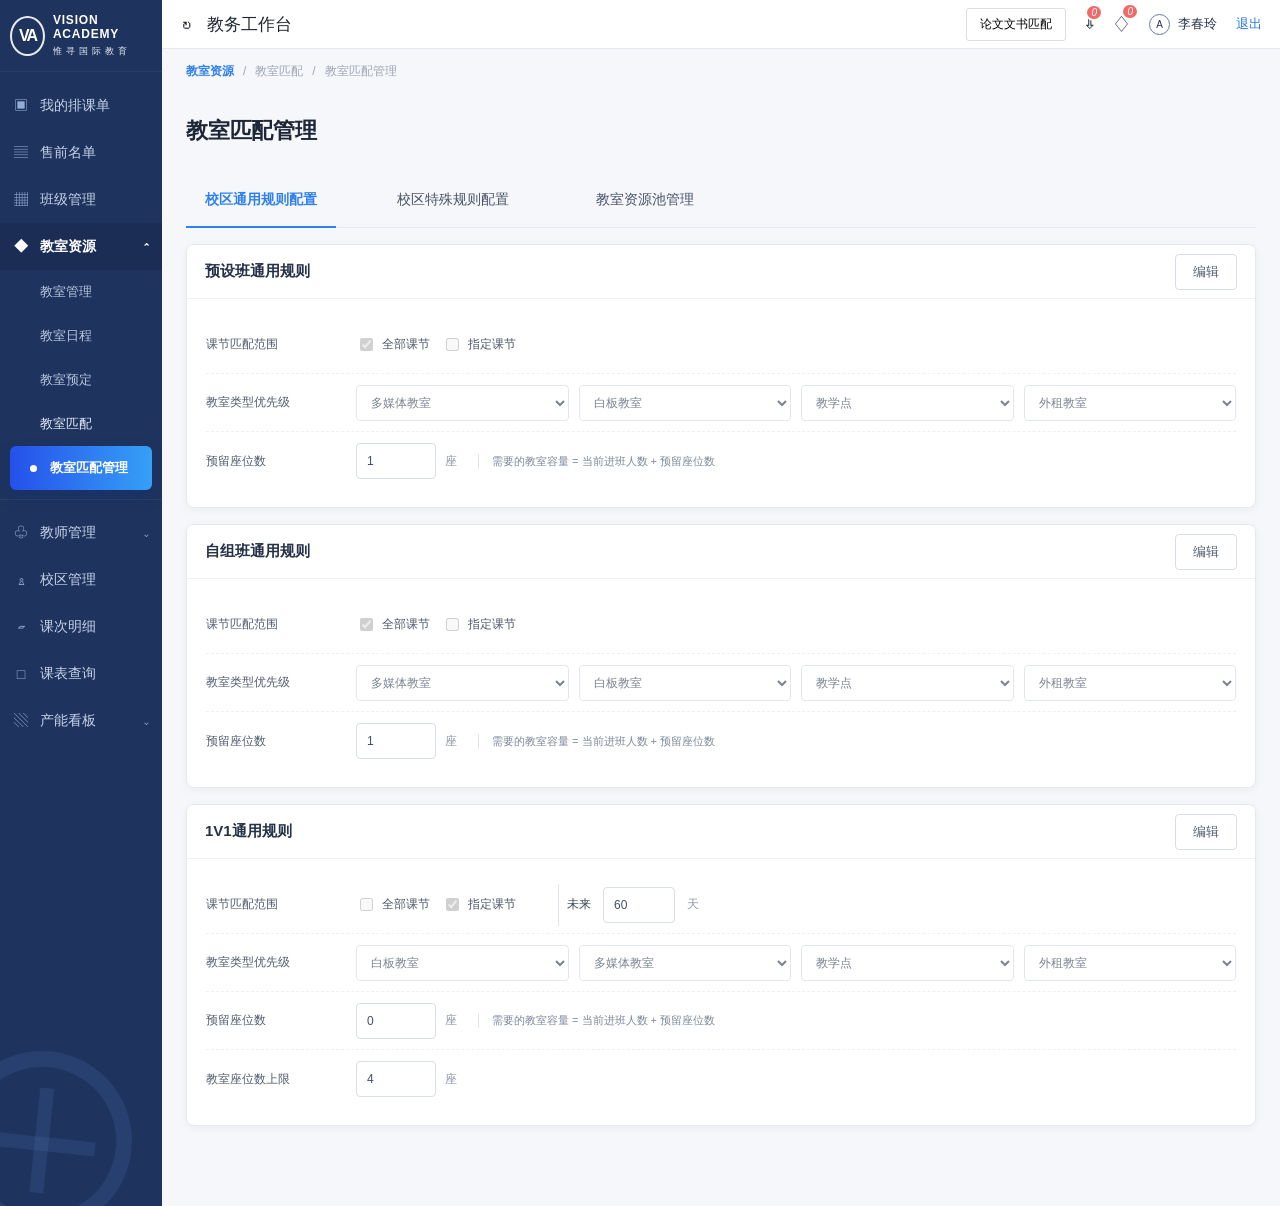
<file: index.html>
<!doctype html>
<html lang="zh-CN">
<head>
  <meta charset="utf-8" />
  <meta name="viewport" content="width=device-width, initial-scale=1" />
  <meta name="prototype-version" content="v2-academic-logic-20260823" />
<meta name="prototype-build" content="2026-09-03T15:26:06+08:00" />
  <title>教室匹配管理 · Academic Logic V2</title>
  <style>
    :root {
      --nav: #1e335d;
      --nav-deep: #182b50;
      --blue: #2f80ed;
      --blue-2: #4c9cff;
      --text: #202631;
      --muted: #7e889b;
      --line: #e5eaf2;
      --bg: #f7f8fa;
      --green: #24a866;
      --orange: #f59a23;
      --red: #ee5b61;
    }

    * { box-sizing: border-box; }
    html, body { width: 100%; height: 100%; margin: 0; }
    body {
      font-family: "Microsoft YaHei", "PingFang SC", Arial, sans-serif;
      color: var(--text);
      background: var(--bg);
      font-size: 14px;
    }

    .app { width: 100%; min-height: 1080px; display: flex; }
    .sidebar {
      width: 162px;
      min-height: 1080px;
      background: var(--nav);
      color: #b9c7e4;
      flex: none;
      position: relative;
      overflow: hidden;
    }
    .brand {
      height: 72px;
      display: flex;
      align-items: center;
      gap: 8px;
      padding: 0 10px;
      border-bottom: 1px solid rgba(255,255,255,.05);
      color: #fff;
    }
    .brand-mark {
      width: 40px; height: 40px; border: 2px solid rgba(255,255,255,.9);
      border-radius: 50%; display: grid; place-items: center; font-weight: 700;
      font-size: 16px; letter-spacing: -2px;
    }
    .brand-copy { line-height: 1.2; }
    .brand-copy b { display: block; font-family: Arial, sans-serif; font-size: 12px; letter-spacing: .8px; }
    .brand-copy span { font-size: 9px; letter-spacing: 4px; color: #e5ebf8; }

    .nav { padding-top: 10px; }
    .nav-item, .nav-sub {
      min-height: 47px;
      display: flex;
      align-items: center;
      gap: 11px;
      padding: 0 13px;
      color: #c7d2e9;
      white-space: nowrap;
    }
    .nav-item .ico { width: 16px; text-align: center; color: #94acd8; font-size: 14px; }
    .nav-item.group { color: #fff; font-weight: 600; background: rgba(8,19,42,.15); }
    .nav-item.group .ico { color: #fff; }
    .chev { margin-left: auto; font-size: 12px; }
    .nav-sub { padding-left: 40px; font-size: 13px; color: #b9c6df; min-height: 44px; }
    .nav-sub.parent { color: #e7edfa; }
    .nav-sub.child { padding-left: 50px; position: relative; }
    .nav-sub.child::before { content: ""; position: absolute; left: 30px; width: 7px; height: 7px; border-radius: 50%; background: #6f88b8; }
    .nav-sub.active {
      color: #fff; font-weight: 600; margin: 0 10px; padding-left: 40px;
      border-radius: 6px; background: linear-gradient(90deg, #2550eb, #36a0f6);
      box-shadow: 0 7px 15px rgba(14,52,137,.24);
    }
    .nav-sub.active::before { left: 20px; background: #fff; }
    .nav-divider { height: 1px; background: rgba(255,255,255,.06); margin: 9px 0; }
    .watermark {
      position: absolute; left: -48px; bottom: -25px; width: 180px; height: 180px;
      border: 16px solid rgba(76,108,170,.23); border-radius: 50%; transform: rotate(-22deg);
    }
    .watermark::before, .watermark::after { content: ""; position: absolute; background: rgba(76,108,170,.23); }
    .watermark::before { width: 105px; height: 14px; top: 70px; left: 21px; transform: rotate(28deg); }
    .watermark::after { width: 14px; height: 105px; left: 67px; top: 21px; transform: rotate(28deg); }

    .shell { width: calc(100% - 162px); min-height: 1080px; }
    .topbar {
      height: 49px; background: #fff; border-bottom: 1px solid #e6e9ef;
      display: flex; align-items: center; padding: 0 18px 0 20px; box-shadow: 0 1px 2px rgba(30,47,80,.03);
    }
    .refresh { font-size: 19px; margin-right: 15px; color: #262b33; }
    .work-title { font-size: 17px; }
    .top-actions { margin-left: auto; display: flex; align-items: center; gap: 19px; color: #28344a; }
    .paper-btn { border: 1px solid #d9dee7; padding: 7px 13px; border-radius: 3px; background: #fff; font-size: 12px; }
    .top-icon { position: relative; font-size: 17px; }
    .badge { position: absolute; right: -9px; top: -10px; min-width: 17px; height: 17px; padding: 0 4px; border-radius: 9px; background: #f06a6a; color: #fff; font-size: 10px; display: grid; place-items: center; border: 2px solid #fff; }
    .user { display: flex; gap: 8px; align-items: center; font-size: 13px; }
    .avatar { width: 21px; height: 21px; border: 1px solid #6a7c99; border-radius: 50%; display: grid; place-items: center; font-size: 10px; }
    .logout { color: #2376e7; font-size: 13px; }

    .content { padding: 0 17px 32px; }
    .breadcrumb { height: 45px; display: flex; align-items: center; gap: 9px; color: #9da5b4; font-size: 13px; }
    .breadcrumb .root { color: #2f80ed; font-weight: 600; }
    .workspace { background: #fff; min-height: 958px; padding: 0 18px 35px; }

    .page-head { height: 67px; display: flex; align-items: center; border-bottom: 1px solid var(--line); }
    .page-head h1 { margin: 0; font-size: 20px; font-weight: 600; }
    .page-head .desc { margin-left: 14px; color: #9aa3b2; font-size: 12px; }
    .head-actions { margin-left: auto; display: flex; gap: 10px; }
    button { font-family: inherit; cursor: pointer; }
    .btn {
      height: 34px; padding: 0 17px; border-radius: 3px; border: 1px solid #d8dee9;
      color: #536072; background: #fff; font-size: 13px;
    }
    .btn.primary { color: #fff; background: var(--blue); border-color: var(--blue); }
    .btn.primary.create::before { content: "+"; font-size: 17px; margin-right: 6px; vertical-align: -1px; }

    .tabs { height: 59px; display: flex; align-items: stretch; gap: 42px; border-bottom: 1px solid var(--line); }
    .tab { border: 0; background: transparent; color: #475267; font-size: 14px; padding: 3px 2px 0; position: relative; }
    .tab.active { color: var(--blue); font-weight: 600; }
    .tab.active::after { content: ""; position: absolute; left: 0; right: 0; bottom: -1px; height: 2px; background: var(--blue); }
    .tab .num { display: inline-grid; place-items: center; min-width: 20px; height: 18px; border-radius: 9px; margin-left: 5px; padding: 0 6px; color: #fff; background: #fa6b72; font-size: 10px; }

    .notice { height: 32px; margin-top: 14px; padding: 0 12px; background: #eef5ff; border-radius: 3px; display: flex; align-items: center; color: #516b92; font-size: 12px; }
    .notice .info { width: 15px; height: 15px; border-radius: 50%; background: #448cf3; color: #fff; display: grid; place-items: center; font-size: 10px; margin-right: 8px; }
    .notice b { color: #2c67be; font-weight: 600; }

    .cards { display: grid; grid-template-columns: repeat(4, 1fr); gap: 15px; margin-top: 16px; }
    .card { height: 91px; border: 1px solid #e5eaf2; border-radius: 4px; display: flex; align-items: center; padding: 0 22px; background: #fff; }
    .card-ico { width: 46px; height: 46px; border-radius: 12px; display: grid; place-items: center; margin-right: 15px; font-size: 21px; }
    .card:nth-child(1) .card-ico { background: #eaf3ff; color: #3d86eb; }
    .card:nth-child(2) .card-ico { background: #e9f8f0; color: #28a96b; }
    .card:nth-child(3) .card-ico { background: #fff5e6; color: #f2a129; }
    .card:nth-child(4) .card-ico { background: #f2efff; color: #7c68de; }
    .card-value { font-size: 24px; line-height: 1.1; font-weight: 600; color: #273245; }
    .card-label { margin-top: 6px; font-size: 12px; color: #8b94a4; }

    .toolbar { margin-top: 18px; padding: 16px 16px 4px; border: 1px solid #e5eaf2; border-bottom: 0; background: #fff; display: grid; grid-template-columns: 1.03fr 1.15fr 1.1fr .95fr auto; gap: 14px; }
    .field { display: flex; align-items: center; min-width: 0; }
    .field label { color: #4e596b; width: 68px; flex: none; }
    .control { height: 32px; border: 1px solid #d9e0ea; border-radius: 3px; color: #a0a8b7; padding: 0 11px; display: flex; align-items: center; justify-content: space-between; width: 100%; background: #fff; font-size: 12px; }
    .control .down { color: #b4bcc9; }
    .toolbar-actions { display: flex; gap: 8px; align-items: center; }
    .toolbar-actions .btn { height: 32px; padding: 0 16px; }

    .table-wrap { border: 1px solid #e5eaf2; overflow: hidden; }
    .table-title { height: 50px; display: flex; align-items: center; padding: 0 16px; border-bottom: 1px solid #e8edf4; }
    .table-title b { font-size: 15px; }
    .table-title span { margin-left: 9px; color: #9ca5b3; font-size: 12px; }
    .table-actions { margin-left: auto; display: flex; gap: 12px; color: #7b8799; font-size: 12px; }
    table { width: 100%; border-collapse: collapse; table-layout: fixed; }
    thead { background: #f6f8fb; }
    th { height: 45px; text-align: left; color: #657185; font-weight: 500; font-size: 12px; padding: 0 12px; border-bottom: 1px solid #e5eaf2; }
    td { height: 64px; padding: 8px 12px; border-bottom: 1px solid #edf0f5; color: #3e4858; font-size: 12px; vertical-align: middle; }
    tbody tr:hover { background: #f9fbff; }
    .rule-name { color: #2e68bd; font-weight: 600; }
    .scope { line-height: 1.65; }
    .summary { color: #4e5a6d; line-height: 1.6; }
    .tag { display: inline-flex; align-items: center; height: 23px; padding: 0 8px; border-radius: 2px; font-size: 11px; margin: 2px 4px 2px 0; }
    .tag.blue { background: #eaf3ff; color: #367bd9; }
    .tag.purple { background: #f0edff; color: #7965db; }
    .tag.orange { background: #fff4e3; color: #dc8b18; }
    .status { display: inline-flex; align-items: center; gap: 6px; white-space: nowrap; }
    .status::before { content: ""; width: 7px; height: 7px; border-radius: 50%; background: var(--green); }
    .status.wait::before { background: var(--orange); }
    .actions { color: #2878e4; white-space: nowrap; }
    .actions span { margin-right: 13px; }
    .switch { width: 30px; height: 16px; border-radius: 9px; background: #63a2f1; display: inline-block; vertical-align: middle; position: relative; }
    .switch::after { content: ""; width: 12px; height: 12px; border-radius: 50%; background: #fff; position: absolute; right: 2px; top: 2px; box-shadow: 0 1px 2px rgba(0,0,0,.15); }
    .switch.off { background: #c7ced8; }
    .switch.off::after { right: auto; left: 2px; }

    .pagination { height: 57px; display: flex; align-items: center; justify-content: flex-end; padding: 0 16px; color: #7f8999; font-size: 12px; }
    .page-btn { width: 30px; height: 30px; border: 1px solid #dce2eb; border-radius: 3px; display: grid; place-items: center; margin-left: 7px; color: #7f8999; background: #fff; }
    .page-btn.active { color: #fff; border-color: var(--blue); background: var(--blue); }

    .footer-note { margin-top: 13px; color: #9ca5b5; font-size: 11px; }

    @media (max-width: 1400px) {
      .toolbar { grid-template-columns: repeat(3, 1fr); }
      .toolbar-actions { justify-content: flex-end; }
    }
</style>
<link rel="stylesheet" href="./prototype-app.css?v=20260903152606" />
</head>
<body data-prototype-version="v2-academic-logic-20260824" data-build="20260903152606">
  <div class="app">
    <aside class="sidebar">
      <div class="brand">
        <div class="brand-mark">VA</div>
        <div class="brand-copy"><b>VISION ACADEMY</b><span>惟寻国际教育</span></div>
      </div>
      <nav class="nav">
        <div class="nav-item shell-nav" data-nav-page="schedule-order"><span class="ico">▣</span><span>我的排课单</span></div>
        <div class="nav-item"><span class="ico">▤</span><span>售前名单</span></div>
        <div class="nav-item"><span class="ico">▦</span><span>班级管理</span></div>
        <div class="nav-item group"><span class="ico">◆</span><span>教室资源</span><span class="chev">⌃</span></div>
        <div class="nav-sub shell-nav" data-nav-page="classrooms">教室管理</div>
        <div class="nav-sub">教室日程</div>
        <div class="nav-sub">教室预定</div>
        <div class="nav-sub parent shell-nav" data-nav-page="missing-lessons">教室匹配</div>
        <div class="nav-sub child active shell-nav" data-nav-page="matching">教室匹配管理</div>
        <div class="nav-divider"></div>
        <div class="nav-item"><span class="ico">♧</span><span>教师管理</span><span class="chev">⌄</span></div>
        <div class="nav-item shell-nav" data-nav-page="campuses"><span class="ico">♙</span><span>校区管理</span></div>
        <div class="nav-item"><span class="ico">▱</span><span>课次明细</span></div>
        <div class="nav-item"><span class="ico">□</span><span>课表查询</span></div>
        <div class="nav-item"><span class="ico">▧</span><span>产能看板</span><span class="chev">⌄</span></div>
      </nav>
      <div class="watermark"></div>
    </aside>

    <main class="shell">
      <header class="topbar">
        <span class="refresh">↻</span><span class="work-title">教务工作台</span>
        <div class="top-actions">
          <button class="paper-btn">论文文书匹配</button>
          <span class="top-icon">⇩<i class="badge">0</i></span>
          <span class="top-icon">♢<i class="badge">0</i></span>
          <span class="user"><span class="avatar">A</span>李春玲</span>
          <span class="logout">退出</span>
        </div>
      </header>

      <div class="content">
        <div class="breadcrumb" id="breadcrumb"><span class="root">教室资源</span><span>/</span><span>教室匹配</span><span>/</span><span>教室匹配管理</span></div>
        <section class="workspace" id="workspace">
          <div class="page-head">
            <h1>教室匹配管理</h1>
            <span class="desc">统一配置全局规则、校区策略与教室使用限制</span>
            <div class="head-actions">
              <button class="btn">匹配记录</button>
              <button class="btn primary create">新增校区策略</button>
            </div>
          </div>

          <div class="tabs" role="tablist">
            <button class="tab">全局通用规则</button>
            <button class="tab active">校区匹配策略</button>
            <button class="tab">教室使用限制</button>
            <button class="tab">自动匹配资源池</button>
            <button class="tab">人工调度<span class="num">18</span></button>
          </div>

          <div class="notice"><span class="info">i</span><span><b>规则执行说明：</b> 特殊规则只配置与全局不同的字段，未配置项继续继承全局规则；系统仅自动匹配无教室课节，已有教室的调整必须由教务人工确认。</span></div>

          <div class="cards">
            <div class="card"><div class="card-ico">▤</div><div><div class="card-value">12</div><div class="card-label">校区策略总数</div></div></div>
            <div class="card"><div class="card-ico">✓</div><div><div class="card-value">9</div><div class="card-label">生效中</div></div></div>
            <div class="card"><div class="card-ico">◷</div><div><div class="card-value">2</div><div class="card-label">待生效</div></div></div>
            <div class="card"><div class="card-ico">◇</div><div><div class="card-value">1</div><div class="card-label">已停用</div></div></div>
          </div>

          <div class="toolbar">
            <div class="field"><label>适用校区</label><div class="control">全部校区 <span class="down">⌄</span></div></div>
            <div class="field"><label>班型</label><div class="control">全部班型 <span class="down">⌄</span></div></div>
            <div class="field"><label>课程项</label><div class="control">请输入课程项 <span class="down">⌄</span></div></div>
            <div class="field"><label>运行状态</label><div class="control">全部状态 <span class="down">⌄</span></div></div>
            <div class="toolbar-actions"><button class="btn">重置</button><button class="btn primary" style="padding:0 18px">查询</button></div>
          </div>

          <div class="table-wrap">
            <div class="table-title"><b>校区匹配策略</b><span>共12条规则</span><div class="table-actions"><span>↧ 导出</span><span>⚙ 列设置</span></div></div>
            <table>
              <colgroup>
                <col style="width:15%"><col style="width:13%"><col style="width:14%"><col style="width:25%"><col style="width:12%"><col style="width:8%"><col style="width:6%"><col style="width:7%">
              </colgroup>
              <thead>
                <tr><th>规则名称</th><th>适用校区</th><th>班型 / 课程项</th><th>规则内容</th><th>生效时间</th><th>运行状态</th><th>启用</th><th>操作</th></tr>
              </thead>
              <tbody>
                <tr>
                  <td><span class="rule-name">鸿寿预设班容量规则</span></td>
                  <td class="scope">鸿寿、雅仕<br>浦东泰康</td>
                  <td><span class="tag blue">预设班</span><br><span class="tag purple">全部课程项</span></td>
                  <td class="summary">预留座位数：2；教室容量 = 当前进班人数 + 预留座位数；容量差额从小到大</td>
                  <td>长期有效</td><td><span class="status">生效中</span></td><td><span class="switch"></span></td><td class="actions"><span>编辑</span><span>复制</span></td>
                </tr>
                <tr>
                  <td><span class="rule-name">成都西安多媒体优先</span></td>
                  <td class="scope">成都、西安</td>
                  <td><span class="tag blue">全部班型</span><br><span class="tag purple">全部课程项</span></td>
                  <td class="summary">多媒体教室优先；无符合条件的多媒体教室时，再匹配白板教室</td>
                  <td>长期有效</td><td><span class="status">生效中</span></td><td><span class="switch"></span></td><td class="actions"><span>编辑</span><span>复制</span></td>
                </tr>
                <tr>
                  <td><span class="rule-name">深圳北京预设班容量规则</span></td>
                  <td class="scope">深圳南山<br>北京望京、海淀</td>
                  <td><span class="tag blue">预设班</span><br><span class="tag purple">全部课程项</span></td>
                  <td class="summary">预留座位数：1；同班级或同老师优先同教室、同楼层、同楼栋</td>
                  <td>2026-09-01 起</td><td><span class="status wait">待生效</span></td><td><span class="switch"></span></td><td class="actions"><span>编辑</span><span>复制</span></td>
                </tr>
                <tr>
                  <td><span class="rule-name">浦东舜元苏州多媒体策略</span></td>
                  <td class="scope">浦东世界广场<br>舜元、苏州</td>
                  <td><span class="tag blue">预设班</span><span class="tag blue">自组班</span><br><span class="tag purple">全部课程项</span></td>
                  <td class="summary">多媒体优先；预留座位数：1；按教室容量差额从小到大排序</td>
                  <td>长期有效</td><td><span class="status">生效中</span></td><td><span class="switch"></span></td><td class="actions"><span>编辑</span><span>复制</span></td>
                </tr>
                <tr>
                  <td><span class="rule-name">1V1容量与空间策略</span></td>
                  <td class="scope">全部校区</td>
                  <td><span class="tag orange">1V1</span><br><span class="tag purple">全部课程项</span></td>
                  <td class="summary">预留座位数：1；按会员等级排序；优先保持老师所在教室与楼栋</td>
                  <td>长期有效</td><td><span class="status">生效中</span></td><td><span class="switch off"></span></td><td class="actions"><span>编辑</span><span>复制</span></td>
                </tr>
              </tbody>
            </table>
            <div class="pagination"><span>共12条</span><span class="page-btn">‹</span><span class="page-btn active">1</span><span class="page-btn">2</span><span class="page-btn">3</span><span class="page-btn">›</span></div>
          </div>
          <div class="footer-note">规则发布前系统会校验适用范围、时间重叠及字段冲突；同层级冲突规则不可发布。</div>
        </section>
      </div>
    </main>
  </div>
  <div id="modal-root"></div>
  <div id="toast-root" class="toast-root"></div>
<script src="./prototype-app.js?v=20260903152606"></script>
</body>
</html>
</file>
<file: prototype-app.css>
.workspace { position: relative; }
.prototype-page { min-height: 925px; }
.shell-nav { cursor: pointer; }
.nav-item.shell-nav.active { color: #fff; font-weight: 600; background: linear-gradient(90deg, #2550eb, #36a0f6); box-shadow: 0 7px 15px rgba(14,52,137,.24); }
.page-head .page-meta { margin-left: 14px; color: #9aa3b2; font-size: 12px; }
.btn.danger { color: #e24f55; border-color: #f0b8ba; }
.btn.ghost-blue { color: #2f80ed; border-color: #a9c9f7; }
.btn:disabled { cursor: not-allowed; opacity: .45; }
.is-hidden { display: none !important; }
.mini-btn { height: 28px; padding: 0 11px; border: 1px solid #dce3ed; border-radius: 3px; background: #fff; color: #596579; font-size: 12px; }
.mini-btn.blue { color: #2f80ed; border-color: #a9c9f7; }
.mini-btn.danger { color: #e65b61; border-color: #f3c1c3; }
.mini-btn:disabled { cursor: not-allowed; opacity: .45; }
.link-btn { border: 0; padding: 0; background: none; color: #2878e4; font-size: 12px; margin-right: 12px; }
.action-link { color: #2878e4; cursor: pointer; margin-right: 12px; white-space: nowrap; }
.danger-link { color: #e45b61; }

.classroom-head { border-bottom: 1px solid #e2e7ef; }
.classroom-filter { padding: 18px 16px; margin-top: 15px; border: 1px solid #e5eaf2; background: #fff; }
.classroom-filter-grid { display: grid; grid-template-columns: repeat(4,minmax(0,1fr)); gap: 16px 24px; }
.classroom-filter-grid .filter-actions { grid-column: 4; justify-content: flex-end; }
.classroom-table-meta { height: 49px; display: flex; justify-content: space-between; align-items: center; color: #8c96a7; font-size: 12px; }
.classroom-table-meta b { color: #2f80ed; }
.classroom-table { overflow-x: auto; }
.classroom-table table { min-width: 1410px; }
.classroom-table td { height: 54px; text-align: center; }
.classroom-table th { text-align: center; }
.classroom-code { color: #2f405c; font-family: Consolas, monospace; }
.pagination { min-height: 55px; display: flex; align-items: center; justify-content: flex-end; gap: 8px; color: #687487; font-size: 12px; }
.pagination .select-input { min-width: 92px; width: 92px; }
.pagination .number-input { width: 42px; }

.required { color: #e55b61; }
.readonly-input { color: #9ba5b4 !important; background: #f5f7fa !important; }
.field-help { display: block; margin-top: 5px; color: #9aa3b2; font-size: 11px; }
.classroom-modal-form .modal-field.full { position: relative; }
.number-stepper { width: 170px; display: grid; grid-template-columns: 31px 1fr 31px; }
.number-stepper button, .number-stepper input { height: 32px; border: 1px solid #d8e0eb; background: #fff; color: #647084; text-align: center; }
.number-stepper button:first-child { border-radius: 3px 0 0 3px; }
.number-stepper button:last-child { border-radius: 0 3px 3px 0; }
.number-stepper input { min-width: 0; border-left: 0; border-right: 0; color: #445064; }
.lifecycle-check { margin-bottom: 9px; }
.date-range { display: flex; align-items: center; gap: 10px; }
.date-range.is-disabled { opacity: .45; pointer-events: none; }
.building-toolbar { height: 60px; display: flex; align-items: center; justify-content: space-between; }
.building-table td { height: 54px; }
.floor-add { display: flex; align-items: center; justify-content: flex-end; gap: 9px; margin: 13px 0; }
.floor-add .text-input { width: 230px; }

.campus-management-head { border-bottom: 1px solid #e2e7ef; }
.campus-legend { min-height: 48px; display: flex; align-items: center; gap: 22px; padding: 0 15px; color: #7c8798; font-size: 11px; }
.campus-legend span { display: inline-flex; align-items: center; gap: 6px; }
.legend-dot { width: 8px; height: 8px; border-radius: 50%; }
.campus-dot { background: #2f80ed; }
.building-dot { background: #7d6bd6; }
.campus-management-table { overflow-x: auto; }
.campus-management-table table { min-width: 1480px; }
.campus-management-table td { height: 68px; text-align: center; }
.campus-management-table th { text-align: center; }
.campus-row-actions { display: flex; align-items: center; justify-content: center; gap: 12px; white-space: nowrap; }
.campus-view-grid { display: grid; grid-template-columns: 1fr 1fr; gap: 10px 14px; margin: 12px 0 20px; }
.campus-view-grid > div { min-height: 58px; padding: 10px 13px; border: 1px solid #e3e8f0; border-radius: 5px; background: #f8fafc; }
.campus-view-grid span, .campus-view-grid b { display: block; }
.campus-view-grid span { color: #7b8798; font-size: 11px; }
.campus-view-grid b { margin-top: 5px; color: #2e4058; font-size: 12px; }
.campus-view-buildings table { min-width: 940px; }
.campus-view-buildings td { padding: 8px 10px; line-height: 1.6; }
.building-summary-cell { text-align: left !important; }
.campus-building-count { color: #2f80ed; font-weight: 600; }
.building-name-list { margin-top: 5px; color: #7c8798; font-size: 10px; overflow: hidden; text-overflow: ellipsis; white-space: nowrap; }
.campus-footnote { min-height: 56px; display: flex; align-items: center; gap: 12px; margin-top: 14px; padding: 0 15px; border: 1px solid #e5eaf2; background: #fbfcfe; font-size: 11px; }
.campus-footnote b { color: #41506a; }
.campus-footnote span { color: #8791a2; }
.entity-tabs { height: 45px; display: flex; align-items: flex-end; gap: 26px; margin: -17px -19px 17px; padding: 0 19px; border-bottom: 1px solid #e5eaf2; background: #fafbfd; }
.entity-tab { height: 39px; border: 0; border-bottom: 2px solid transparent; background: transparent; color: #697588; }
.entity-tab.active { color: #2f80ed; border-bottom-color: #2f80ed; font-weight: 600; }
.entity-tab span { display: inline-grid; min-width: 18px; height: 18px; place-items: center; margin-left: 3px; border-radius: 9px; color: #fff; background: #7ea9e0; font-size: 10px; }
.entity-field-note { min-height: 48px; display: flex; align-items: center; gap: 10px; margin-bottom: 16px; padding: 0 13px; border-left: 3px solid #2f80ed; background: #f1f6fe; }
.entity-field-note b { color: #3168aa; font-size: 12px; }
.entity-field-note span { color: #7e8a9d; font-size: 11px; }
.entity-field-note.building-note { border-left-color: #7d6bd6; background: #f5f3ff; }
.entity-field-note.building-note b { color: #6a58bd; }
.campus-edit-form { display: grid; grid-template-columns: 1fr 1fr; gap: 15px 20px; }
.campus-location-cascader { position: relative; }
.campus-location-trigger { width: 100%; height: 32px; display: flex; align-items: center; justify-content: space-between; padding: 0 11px; border: 1px solid #d8e0eb; border-radius: 3px; color: #526075; background: #fff; text-align: left; }
.campus-location-trigger > span { overflow: hidden; text-overflow: ellipsis; white-space: nowrap; }
.campus-location-trigger > i { color: #8290a4; font-size: 13px; font-style: normal; transition: transform .16s; }
.campus-location-cascader.is-open .campus-location-trigger { border-color: #2f80ed; box-shadow: 0 0 0 2px rgba(47,128,237,.08); }
.campus-location-cascader.is-open .campus-location-trigger > i { transform: rotate(180deg); }
.campus-location-panel { position: absolute; z-index: 35; left: 0; top: 36px; display: flex; border: 1px solid #dfe4eb; border-radius: 3px; background: #fff; box-shadow: 0 7px 18px rgba(40,55,78,.15); overflow: hidden; }
.campus-location-panel[hidden] { display: none; }
.campus-location-list { width: 164px; max-height: 226px; padding: 5px 0; overflow-y: auto; }
.campus-location-list.cities { border-left: 1px solid #e7ebf1; }
.campus-location-list.is-hidden { display: none; }
.campus-location-option { width: 100%; height: 36px; display: flex; align-items: center; justify-content: space-between; padding: 0 12px 0 27px; border: 0; color: #3e4b5f; background: #fff; text-align: left; }
.campus-location-option:hover, .campus-location-option.active { color: #2f80ed; background: #f2f7fe; }
.campus-location-option > i { color: #7f8b9d; font-size: 18px; font-style: normal; }
.campus-location-option.city { padding-left: 18px; }
.campus-building-toolbar { height: 48px; display: flex; align-items: center; justify-content: space-between; color: #667286; font-size: 12px; }
.campus-building-toolbar b { margin: 0 3px; color: #2f80ed; }
.campus-building-cards { display: grid; grid-template-columns: 1fr 1fr; gap: 12px; }
.campus-building-card { min-height: 145px; border: 1px solid #e0e6ef; border-radius: 4px; background: #fff; overflow: hidden; }
.campus-building-main { height: 48px; display: flex; align-items: center; justify-content: space-between; padding: 0 13px; background: #fbfcfe; border-bottom: 1px solid #e9edf3; }
.campus-building-main b, .campus-building-main span { display: block; }
.campus-building-main b { font-size: 13px; }
.campus-building-main div span { margin-top: 3px; color: #929dad; font-size: 10px; }
.campus-building-detail { min-height: 64px; display: grid; gap: 7px; padding: 10px 13px; color: #536074; font-size: 11px; }
.campus-building-detail span { overflow: hidden; text-overflow: ellipsis; white-space: nowrap; }
.campus-building-detail i { display: inline-block; width: 56px; color: #909aab; font-style: normal; }
.campus-building-actions { height: 34px; display: flex; justify-content: flex-end; align-items: center; padding: 0 13px; border-top: 1px solid #eef1f5; }
.campus-building-cards .empty { grid-column: 1 / -1; min-height: 220px; }
.simple-campus-table { margin-top: 15px; }
.simple-campus-table table { min-width: 1400px; }
.combined-campus-editor { display: grid; gap: 22px; }
.campus-building-overview { min-height: 54px; display: flex; align-items: center; gap: 12px; margin-bottom: 16px; padding: 0 15px; border: 1px solid #dfe6ef; border-radius: 5px; background: #f7f9fc; }
.campus-building-overview span { color: #8591a3; font-size: 11px; }
.campus-building-overview b { color: #34445b; font-size: 13px; }
.campus-building-overview em { padding: 3px 8px; border-radius: 3px; color: #2f70c9; background: #eaf3ff; font-size: 11px; font-style: normal; }
.combined-section-title { min-height: 42px; display: flex; align-items: center; gap: 10px; padding: 0 13px; border-left: 3px solid #2f80ed; background: #f4f7fc; }
.combined-section-title b { color: #34445b; font-size: 13px; }
.combined-section-title span { color: #8d98a8; font-size: 11px; }
.combined-section-title.building-title { border-left-color: #7d6bd6; }
.combined-section-title .btn { margin-left: auto; }
.first-building-form { display: grid; grid-template-columns: 1fr 1fr; gap: 15px 20px; padding-bottom: 3px; }
.inline-buildings { display: grid; gap: 14px; }
.inline-building { border: 1px solid #dfe5ee; border-radius: 4px; background: #fff; overflow: visible; }
.inline-building-head { height: 45px; display: flex; align-items: center; gap: 10px; padding: 0 13px; border-bottom: 1px solid #e7ebf1; background: #fafbfd; }
.inline-building-head b { color: #3c4a60; font-size: 13px; }
.inline-building-head span { color: #8c97a8; font-size: 11px; }
.inline-building-head .link-btn { margin-left: auto; }
.inline-building-grid { display: grid; grid-template-columns: 1fr 1fr; gap: 14px 20px; padding: 15px; }
.floor-multiselect { position: relative; }
.floor-multiselect summary { height: 32px; display: flex; align-items: center; padding: 0 10px; border: 1px solid #d8e0eb; border-radius: 3px; color: #526075; background: #fff; cursor: pointer; list-style: none; overflow: hidden; white-space: nowrap; text-overflow: ellipsis; }
.floor-multiselect summary::after { content: '⌄'; margin-left: auto; color: #8290a4; }
.floor-multiselect[open] summary::after { transform: rotate(180deg); }
.floor-options { position: absolute; z-index: 20; left: 0; right: 0; top: 34px; max-height: 176px; display: grid; grid-template-columns: repeat(6,1fr); gap: 7px; padding: 10px; border: 1px solid #dce3ed; border-radius: 3px; background: #fff; box-shadow: 0 8px 20px rgba(42,63,97,.16); overflow-y: auto; }
.floor-options label { display: inline-flex; align-items: center; gap: 4px; margin: 0; padding: 5px 6px; border-radius: 3px; background: #f5f7fa; color: #566174; }
.floor-options input { accent-color: #2f80ed; }

.sub-tabs { display: flex; gap: 8px; margin-top: 15px; }
.sub-tab { height: 31px; padding: 0 15px; border-radius: 3px; border: 1px solid #dce3ed; color: #647084; background: #fff; }
.sub-tab.active { color: #fff; border-color: #2f80ed; background: #2f80ed; }
.rule-switcher { height: 58px; display: flex; align-items: flex-end; gap: 32px; padding: 0 18px; border: 1px solid #e5eaf2; border-top: 0; background: #fbfcfe; }
.rule-switch { height: 46px; padding: 0 5px; border: 0; border-bottom: 2px solid transparent; background: transparent; color: #647084; font-size: 13px; }
.rule-switch.active { color: #2f80ed; border-bottom-color: #2f80ed; font-weight: 600; }
.matching-main-tabs .tab { min-width: 150px; }
.special-rule-switcher { height: 48px; display: flex; align-items: center; gap: 8px; padding: 0 16px; border: 1px solid #e5eaf2; border-top: 0; background: #fff; }
.special-rule-switch { height: 30px; padding: 0 15px; border: 1px solid #dce3ed; border-radius: 3px; background: #fff; color: #667286; font-size: 12px; }
.special-rule-switch.active { color: #fff; border-color: #2f80ed; background: #2f80ed; }
.global-config-grid { display: grid; grid-template-columns: 1fr 1fr; gap: 15px; margin-top: 15px; }
.config-badge, .hard-badge { margin-left: auto; padding: 3px 8px; border-radius: 3px; color: #2e7ddd; background: #eaf3ff; font-size: 11px; }
.hard-badge { color: #6e7888; background: #edf0f4; }
.reserve-panel-body { min-height: 237px; }
.capacity-example { margin-top: 15px; padding: 13px; border-radius: 4px; background: #f0f6ff; }
.capacity-example span { display: block; margin-bottom: 7px; color: #8190a5; font-size: 11px; }
.capacity-example b { color: #296bbd; font-size: 13px; }
.parameter-note { display: flex; gap: 10px; margin-top: 12px; padding: 12px 13px; border: 1px solid #e2e8f1; border-radius: 4px; background: #fafbfd; line-height: 1.55; }
.parameter-note b { flex: 0 0 auto; color: #536176; font-size: 12px; }
.parameter-note span { color: #8b96a7; font-size: 11px; }
.range-control, .range-days, .range-checks { display: flex; align-items: center; gap: 12px; }
.range-control { flex-wrap: wrap; }
.range-checks { min-width: 190px; }
.range-days { padding: 3px 8px; border-left: 1px solid #dfe5ee; }
.range-days.is-hidden { display: none; }
.range-days .number-input { width: 72px; }
.common-edit-card .panel-head > .btn, .panel-edit-actions { margin-left: auto; }
.panel-edit-actions { display: flex; gap: 8px; }
.common-edit-card.is-editing { border-color: #8ebaf1; box-shadow: 0 0 0 2px rgba(47,128,237,.06); }
.common-edit-card .read-mode input:disabled, .common-edit-card .read-mode button:disabled { opacity: .72; cursor: default; }
.common-edit-card .read-mode .number-input:disabled { color: #445064; background: #f7f8fa; }
.setting-subtitle { margin: 1px 0 5px; color: #34445b; font-size: 12px; font-weight: 600; }
.setting-subtitle.divided { margin-top: 15px; padding-top: 15px; border-top: 1px solid #e8edf4; }
.priority-select { min-width: 180px; }
.priority-lane + .priority-lane { margin-top: 16px; padding-top: 16px; border-top: 1px dashed #e5eaf2; }
.priority-chain { display: grid; grid-template-columns: repeat(4,minmax(0,1fr)); gap: 10px; }
.priority-chain.compact { grid-template-columns: repeat(4,minmax(125px,1fr)); }
.priority-node { min-width: 0; }
.priority-node .priority-select, .priority-chain .priority-select { width: 100%; min-width: 0; }
.common-card-grid { grid-template-columns: minmax(0,1fr); align-items: stretch; }
.common-card-grid .common-edit-card { min-height: 0; display: flex; flex-direction: column; }
.common-card-grid .common-edit-card .panel-body { flex: 1; }
.common-card-grid .common-edit-card:last-child { grid-column: auto; }
.common-class-rule-card .form-row { grid-template-columns: 150px minmax(0,1fr); min-height: 58px; }
.common-class-rule-card .panel-head h3 { font-size: 15px; }
.common-class-rule-card .common-priority-chain { width: min(100%,920px); }
.common-capacity-formula { margin-left: 12px; padding-left: 13px; border-left: 1px solid #dfe6ef; color: #7a8799; font-size: 11px; }
.capacity-formula { display: flex; align-items: center; gap: 12px; margin-bottom: 14px; padding: 12px 14px; border: 1px solid #d9e6f6; border-radius: 5px; background: #f4f8fe; }
.capacity-formula span { color: #64758a; font-size: 11px; }
.capacity-formula b { color: #2d4768; font-size: 12px; }
.pool-filter-box .filter-grid { grid-template-columns: repeat(3,minmax(0,1fr)); }
.pool-filter-box .filter-actions { grid-column: 3; justify-content: flex-end; }
.seat-filter-item { align-items: center; }
.seat-range-filter { width: 100%; display: flex; align-items: center; gap: 8px; }
.seat-stepper { min-width: 0; flex: 1; display: grid; grid-template-columns: 30px minmax(48px,1fr) 30px; }
.seat-stepper button, .seat-stepper input { height: 34px; border: 1px solid #d8e0eb; background: #fff; color: #536176; text-align: center; }
.seat-stepper button:first-child { border-radius: 4px 0 0 4px; }
.seat-stepper button:last-child { border-radius: 0 4px 4px 0; }
.seat-stepper input { min-width: 0; border-left: 0; border-right: 0; outline: none; }
.seat-range-filter > span { color: #909aaa; }
.campus-rule-table { margin-top: 16px; }
.resource-entity-text { color: #1f2937; }
.resource-entity-name { font-weight: 600; }
.resource-entity-text.is-invalid { color: #a0a8b5; }
.campus-class-cell { display: grid; gap: 6px; line-height: 1.4; }
.campus-class-status { font-size: 12px; font-weight: 600; }
.campus-class-status.unconfigured { color: #8a95a5; }
.campus-class-status.active { color: #259963; }
.campus-class-status.waiting { color: #e38a1e; }
.campus-class-status.expired { color: #e05a61; }
.blocked-period-status { font-size: 12px; font-weight: 500; }
.blocked-period-status.yes { color: #259963; }
.blocked-period-status.no { color: #788596; }
.campus-class-cell > div { display: flex; align-items: center; gap: 8px; }
.campus-class-cell .effect-time { color: #68758a; font-size: 11px; }
.campus-class-cell small { color: #8a95a7; overflow: hidden; text-overflow: ellipsis; white-space: nowrap; }
.campus-class-cell.unconfigured b { color: #8d97a7; font-size: 12px; font-weight: 500; }
.campus-class-cell.unconfigured span { color: #a1aab7; font-size: 11px; }
.campus-rule-overview { display: grid; gap: 5px; padding: 15px 17px; border: 1px solid #dce6f3; border-radius: 7px; background: #f5f8fc; }
.campus-rule-overview span { color: #8793a5; font-size: 11px; }
.campus-rule-overview b { color: #27364e; font-size: 16px; }
.campus-rule-overview small { color: #718096; }
.campus-class-detail-grid { display: grid; grid-template-columns: 1fr; gap: 14px; margin-top: 16px; }
.campus-class-editor-grid { display: grid; grid-template-columns: 1fr; gap: 14px; margin-top: 16px; }
.campus-class-card { border: 1px solid #e1e7ef; border-radius: 7px; background: #fff; overflow: hidden; }
.campus-class-card-head { min-height: 48px; display: flex; align-items: center; gap: 10px; padding: 0 15px; border-bottom: 1px solid #e9edf3; background: #fafbfd; }
.campus-class-card-head h3 { margin: 0; color: #2f3d53; font-size: 14px; }
.campus-class-card-head > span { margin-left: auto; color: #8d98a8; font-size: 11px; }
.campus-class-card dl { display: grid; grid-template-columns: 1fr 1fr; gap: 0; margin: 0; }
.campus-class-card dl > div { min-height: 70px; padding: 12px 14px; border-right: 1px solid #edf0f4; border-bottom: 1px solid #edf0f4; }
.campus-class-card dt { color: #8d98a8; font-size: 11px; }
.campus-class-card dd { margin: 7px 0 0; color: #425168; font-size: 12px; line-height: 1.5; }
.campus-rule-base { padding-bottom: 16px; border-bottom: 1px solid #e7ebf1; }
.campus-class-fields { display: grid; grid-template-columns: 1fr 1fr; gap: 15px 18px; padding: 16px; }
.course-entry, .special-effect-date { margin-top: 10px; }
.course-cascade-picker { position: relative; width: 100%; background: #fff; }
.course-cascade-summary { width: 100%; min-height: 36px; display: flex; align-items: center; justify-content: space-between; gap: 10px; padding: 7px 11px; border: 1px solid #dce3ed; border-radius: 4px; color: #566274; background: #fff; font: inherit; font-size: 12px; line-height: 1.45; text-align: left; cursor: pointer; }
.course-cascade-summary > span { min-width: 0; flex: 1; overflow: hidden; text-overflow: ellipsis; white-space: nowrap; }
.course-cascade-summary > i { color: #8b97a9; font-size: 14px; font-style: normal; transition: transform .16s; }
.course-cascade-picker.is-open .course-cascade-summary { border-color: #2f80ed; box-shadow: 0 0 0 2px rgba(47,128,237,.08); }
.course-cascade-picker.is-open .course-cascade-summary > i { transform: rotate(180deg); }
.course-cascade-panel { position: absolute; z-index: 60; left: 0; right: 0; top: calc(100% + 4px); border: 1px solid #dce3ed; border-radius: 4px; background: #fff; box-shadow: 0 8px 22px rgba(30,51,93,.16); overflow: hidden; }
.course-cascade-columns { display: grid; grid-template-columns: repeat(3,minmax(0,1fr)); height: 180px; }
.course-cascade-column { min-width: 0; overflow-y: auto; border-right: 1px solid #e1e6ee; background: #fff; }
.course-cascade-column:last-child { border-right: 0; }
.course-cascade-row, .course-cascade-leaf { min-height: 31px; display: flex; align-items: center; padding: 0 8px 0 13px; color: #566274; font-size: 12px; }
.course-cascade-row:hover, .course-cascade-leaf:hover { background: #f5f8fc; }
.course-cascade-row.active { color: #2f80ed; background: #f2f7fe; font-weight: 600; }
.course-cascade-row label, .course-cascade-leaf { cursor: pointer; }
.course-cascade-row label { min-width: 0; flex: 1; display: flex; align-items: center; gap: 9px; }
.course-cascade-row label span, .course-cascade-leaf span { overflow: hidden; text-overflow: ellipsis; white-space: nowrap; }
.course-cascade-row button { width: 24px; height: 28px; flex: none; border: 0; color: #8a95a7; background: transparent; font-size: 18px; }
.course-cascade-row.active button { color: #2f80ed; }
.course-cascade-row input, .course-cascade-leaf input { width: 13px; height: 13px; flex: none; margin: 0 9px 0 0; accent-color: #2f80ed; }
.inline-number { display: flex; align-items: center; gap: 8px; }
.datetime-input { width: 210px; height: 36px; padding: 0 10px; border: 1px solid #d7dee9; border-radius: 4px; color: #445064; background: #fff; font: inherit; }
.hard-rule-panel { margin-top: 15px; }
.hard-rule-groups { display: grid; grid-template-columns: 1fr 1fr; gap: 15px; padding: 16px; background: #fafbfd; }
.hard-rule-group { border: 1px solid #e3e8f0; border-radius: 4px; background: #fff; overflow: hidden; }
.hard-rule-group-title { min-height: 58px; display: flex; align-items: center; gap: 11px; padding: 0 14px; border-bottom: 1px solid #e9edf3; }
.hard-rule-group-title i { width: 26px; height: 26px; display: grid; place-items: center; border-radius: 50%; color: #fff; background: #7897be; font-style: normal; font-size: 12px; }
.hard-rule-group-title b, .hard-rule-group-title span { display: block; }
.hard-rule-group-title b { color: #36445a; font-size: 13px; }
.hard-rule-group-title span { margin-top: 3px; color: #98a1b0; font-size: 10px; }
.hard-rule-list { display: grid; grid-template-columns: 1fr 1fr; gap: 9px; padding: 12px; }
.hard-rule-list .constraint { min-height: 84px; }

.section-grid { display: grid; grid-template-columns: 1fr 1fr; gap: 15px; margin-top: 15px; }
.section-grid.three { grid-template-columns: repeat(3, 1fr); }
.panel { border: 1px solid #e4e9f1; border-radius: 4px; background: #fff; overflow: hidden; }
.panel.full { grid-column: 1 / -1; }
.panel-head { min-height: 48px; display: flex; align-items: center; padding: 0 16px; border-bottom: 1px solid #e8edf4; background: #fbfcfe; }
.panel-head h3 { margin: 0; font-size: 14px; font-weight: 600; }
.panel-head p { margin: 0 0 0 10px; color: #9ba4b3; font-size: 11px; }
.panel-head .panel-action { margin-left: auto; color: #2f80ed; font-size: 12px; cursor: pointer; }
.panel-body { padding: 15px 17px; }
.form-row { display: grid; grid-template-columns: 150px minmax(0,1fr); align-items: center; min-height: 47px; border-bottom: 1px dashed #edf0f5; }
.form-row:last-child { border-bottom: 0; }
.form-label { color: #4f5b6e; font-size: 12px; }
.form-label .required { color: #e55b61; margin-right: 3px; }
.form-value { display: flex; align-items: center; gap: 9px; min-width: 0; color: #3b4657; font-size: 12px; }
.text-input, .select-input, .number-input, .date-input, textarea.textarea {
  height: 32px; border: 1px solid #d8e0eb; border-radius: 3px; padding: 0 10px; color: #445064; background: #fff; font: inherit; outline: none;
}

/* V2 Academic Logic design system: main content only; sidebar and top navigation stay unchanged. */
:root {
  --v2-surface: #fff;
  --v2-canvas: #f5f7fa;
  --v2-border: #e5e9f0;
  --v2-border-strong: #d7dee9;
  --v2-text: #1d2736;
  --v2-muted: #78869a;
  --v2-blue-soft: #eef5ff;
  --v2-danger: #e35454;
  --v2-danger-soft: #fff1f0;
  --v2-warning: #e99324;
  --v2-warning-soft: #fff7e8;
  --v2-success: #25a76a;
  --v2-success-soft: #edf9f3;
  --v2-shadow: 0 2px 8px rgba(29, 52, 86, .05);
}

.content { padding: 0 24px 40px; background: var(--v2-canvas); }
.breadcrumb { height: 44px; font-size: 12px; }
.workspace { min-height: 980px; padding: 0 0 40px; background: transparent; }
.page-head { height: 76px; border-bottom: 0; }
.page-head h1 { color: var(--v2-text); font-size: 22px; letter-spacing: -.2px; }
.page-title-copy p { margin: 7px 0 0; color: var(--v2-muted); font-size: 12px; }
.head-actions { gap: 8px; }
.auto-task-toggle { height: 36px; display: inline-flex; align-items: center; gap: 7px; padding: 0 14px; border: 1px solid transparent; border-radius: 4px; color: #fff; font-size: 12px; font-weight: 600; }
.auto-task-toggle i { width: 8px; height: 8px; border: 2px solid rgba(255,255,255,.72); border-radius: 50%; background: #fff; }
.auto-task-toggle.on { border-color: #24945f; background: #2aa66b; box-shadow: 0 3px 8px rgba(42,166,107,.18); }
.auto-task-toggle.off { border-color: #d94b52; background: #e4585f; box-shadow: 0 3px 8px rgba(228,88,95,.18); }
.auto-task-toggle.on:hover { background: #24945f; }
.auto-task-toggle.off:hover { background: #d94b52; }
.auto-task-log-button { width: 36px; min-width: 36px; padding: 0; display: inline-flex; align-items: center; justify-content: center; color: #526075; background: #fff; }
.auto-task-log-button svg { width: 17px; height: 17px; fill: none; stroke: currentColor; stroke-width: 1.8; stroke-linecap: round; stroke-linejoin: round; }
.auto-task-log-summary { min-height: 58px; display: flex; align-items: center; gap: 9px; margin-bottom: 14px; padding: 0 16px; border: 1px solid #e2e8f0; border-radius: 6px; background: #f8fafc; }
.auto-task-log-summary i { width: 9px; height: 9px; border-radius: 50%; }
.auto-task-log-summary span { color: #788599; }
.auto-task-log-summary b { font-size: 13px; }
.auto-task-log-summary.on i { background: #2aa66b; }
.auto-task-log-summary.on b, .auto-task-log-content.on { color: #238c5a; }
.auto-task-log-summary.off i { background: #e4585f; }
.auto-task-log-summary.off b, .auto-task-log-content.off { color: #d94b52; }
.auto-task-log-table th, .auto-task-log-table td { text-align: center; vertical-align: middle; }
.auto-task-log-content { font-weight: 600; }
.auto-task-log-content.manual { color: #202631; font-weight: 400; }
.workspace .btn, .modal .btn { height: 36px; border-radius: 4px; transition: border-color .16s, box-shadow .16s, background .16s; }
.workspace .btn:hover, .modal .btn:hover { border-color: #9ec4f6; }
.workspace .btn.primary:hover, .modal .btn.primary:hover { border-color: #2874d8; background: #2874d8; box-shadow: 0 4px 10px rgba(47,128,237,.18); }

.workspace > .tabs { height: 54px; padding: 0 20px; gap: 34px; border: 1px solid var(--v2-border); border-radius: 8px; background: var(--v2-surface); box-shadow: var(--v2-shadow); }
.workspace > .tabs .tab { padding-top: 1px; color: #526075; font-size: 13px; }
.workspace > .tabs .tab.active { color: var(--blue); }
.workspace > .tabs .tab.active::after { height: 3px; border-radius: 3px 3px 0 0; }

.notice { min-height: 34px; height: auto; padding: 8px 12px; border: 1px solid #dbeaff; border-radius: 6px; color: #526b91; background: #f1f6ff; }
.panel, .filter-box, .data-table, .classroom-filter, .stat-card, .manual-card, .hard-rule-group, .tree-panel {
  border-color: var(--v2-border); border-radius: 8px; box-shadow: var(--v2-shadow);
}
.panel { overflow: hidden; }
.panel-head { min-height: 54px; padding: 0 18px; border-color: #edf0f4; background: #fff; }
.panel-head h3 { color: #263247; font-size: 14px; }
.panel-body { padding: 17px 19px; }
.global-config-grid, .section-grid { gap: 16px; margin-top: 16px; }
.common-edit-card.is-editing { border-color: #79aff1; box-shadow: 0 0 0 3px rgba(47,128,237,.08); }
.form-row { min-height: 50px; border-color: #edf1f5; }
.text-input, .select-input, .number-input, .date-input, textarea.textarea { height: 36px; border-color: var(--v2-border-strong); border-radius: 4px; }
.text-input:focus, .select-input:focus, .number-input:focus, .date-input:focus, textarea.textarea:focus { border-color: var(--blue); box-shadow: 0 0 0 3px rgba(47,128,237,.1); }

.filter-box, .classroom-filter { margin-top: 16px; padding: 18px; }
.filter-grid, .classroom-filter-grid { gap: 16px 20px; }
.filter-item label { color: #596679; font-weight: 500; }
.filter-box + .data-table, .classroom-table-meta + .data-table, .page-head + .data-table { margin-top: 16px; }
.data-table { overflow: hidden; }
.table-toolbar { min-height: 54px; padding: 0 18px; border-color: #edf0f4; }
.table-toolbar h3 { color: #263247; font-size: 15px; }
.data-table thead, .modal-table thead, .missing-drawer-table thead { background: #f5f7fa; }
.data-table th, .modal-table th { color: #596679; font-weight: 600; }
.data-table td { height: 54px; border-color: #edf1f5; }
.data-table tbody tr:nth-child(even), .modal-table tbody tr:nth-child(even) { background: #fbfcfd; }
.data-table tbody tr:hover, .modal-table tbody tr:hover { background: #f3f7fd; }
.row-title { color: #246fcf; }
.pagination { border-top: 1px solid #edf0f4; }
.stats { gap: 16px; margin-top: 16px; }
.stat-card { height: 94px; padding: 0 18px; }
.stat-number { font-size: 24px; }
.stat-name { font-size: 12px; }
.selection-tip { min-height: 42px; background: #f3f7fd; }
.rule-switcher { margin-top: 16px; border: 1px solid var(--v2-border); border-radius: 8px; background: #fff; box-shadow: var(--v2-shadow); }
.special-rule-switcher { margin-top: 12px; border: 1px solid var(--v2-border); border-radius: 8px; background: #fff; }
.special-rule-switch { border-radius: 4px; }
.classroom-table-meta { margin-top: 16px; padding: 0 16px; border: 1px solid var(--v2-border); border-bottom: 0; border-radius: 8px 8px 0 0; background: #fff; }
.classroom-table { margin-top: 0 !important; border-radius: 0 0 8px 8px; }
.campus-management-table { margin-top: 16px; }

.missing-page-head { height: 78px; }
.missing-filter-card { margin-top: 16px; border: 1px solid var(--v2-border); border-radius: 8px; background: #fff; box-shadow: var(--v2-shadow); overflow: hidden; }
.missing-filter-card .notice { margin: 0; border-width: 0 0 1px; border-radius: 0; }
.filter-card-title { min-height: 48px; display: flex; align-items: center; padding: 0 18px; }
.filter-card-title b, .filter-card-title span { display: block; }
.filter-card-title b { color: #29354a; font-size: 14px; }
.filter-card-title span { margin-top: 4px; color: #929cac; font-size: 11px; }
.missing-overview-filter { row-gap: 14px; padding: 0 18px 18px; }
.missing-overview-filter .filter-item { display: block; }
.missing-overview-filter .filter-item label { display: block; margin-bottom: 7px; }
.missing-overview-filter .filter-actions { align-self: end; height: 36px; }
.capacity-range { height: 36px; }

.missing-kpi-grid { display: grid; grid-template-columns: repeat(4,minmax(0,1fr)); gap: 16px; margin-top: 16px; }
.missing-kpi { min-height: 100px; display: flex; align-items: center; gap: 14px; position: relative; padding: 16px 18px; border: 1px solid var(--v2-border); border-radius: 8px; background: #fff; box-shadow: var(--v2-shadow); overflow: hidden; }
.missing-kpi::before { content: ''; position: absolute; inset: 0 auto 0 0; width: 4px; background: var(--blue); }
.missing-kpi.danger::before { background: var(--v2-danger); }
.missing-kpi.warning::before { background: var(--v2-warning); }
.missing-kpi.success::before { background: var(--v2-success); }
.kpi-icon { width: 42px; height: 42px; flex: none; display: grid; place-items: center; border-radius: 10px; color: var(--blue); background: var(--v2-blue-soft); font-size: 18px; font-weight: 700; }
.missing-kpi.danger .kpi-icon { color: var(--v2-danger); background: var(--v2-danger-soft); }
.missing-kpi.warning .kpi-icon { color: var(--v2-warning); background: var(--v2-warning-soft); }
.missing-kpi.success .kpi-icon { color: var(--v2-success); background: var(--v2-success-soft); }
.missing-kpi span, .missing-kpi strong, .missing-kpi small { display: block; }
.missing-kpi span { color: #657287; font-size: 12px; }
.missing-kpi strong { margin-top: 4px; color: #1d293b; font-size: 25px; line-height: 1; }
.missing-kpi strong em { margin-left: 4px; color: #7d899a; font-size: 11px; font-style: normal; font-weight: 500; }
.missing-kpi small { margin-top: 7px; color: #9aa4b2; font-size: 10px; }
.missing-warning { min-height: 48px; height: auto; margin: 16px 0 0; padding: 0 16px; border: 1px solid #f4dfb2; border-radius: 8px; background: #fff9eb; }
.missing-warning b { margin-right: 3px; color: #4c5668; }
.missing-warning span { color: var(--v2-danger); }
.missing-warning strong { color: var(--v2-danger); }
.missing-warning .missing-detail-button { margin: 0 0 0 auto; height: 32px; }

.missing-dashboard-grid { display: grid; grid-template-columns: minmax(0,1.12fr) minmax(420px,.88fr); gap: 16px; margin-top: 16px; }
.missing-chart-panel, .recent-lessons-card { margin: 0; border: 1px solid var(--v2-border); border-radius: 8px; background: #fff; box-shadow: var(--v2-shadow); overflow: hidden; }
.dashboard-card-head { min-height: 58px; display: flex; align-items: center; padding: 0 18px; border-bottom: 1px solid #edf0f4; }
.dashboard-card-head h3, .dashboard-card-head p { margin: 0; }
.dashboard-card-head h3 { color: #29354a; font-size: 14px; }
.dashboard-card-head p { margin-top: 4px; color: #97a1b1; font-size: 10px; }
.dashboard-card-head .link-btn, .chart-legend { margin-left: auto; }
.chart-legend { display: inline-flex; align-items: center; gap: 7px; color: #718096; font-size: 11px; }
.chart-legend i { width: 8px; height: 8px; border-radius: 2px; background: var(--blue); }
.chart-legend i.orange { background: var(--v2-warning); }
.missing-chart { height: 270px; justify-content: space-around; gap: 12px; padding: 20px 28px 34px 55px; border-bottom: 0; }
.chart-column { width: 54px; }
.chart-bar { width: 24px; border-radius: 4px 4px 0 0; background: var(--blue); }
.recent-lessons-card table { table-layout: fixed; }
.recent-lessons-card th { height: 40px; padding: 0 12px; background: #f7f8fa; }
.recent-lessons-card td { height: 54px; padding: 7px 12px; }
.recent-lessons-card th:first-child { width: 46%; }
.recent-lessons-card th:last-child { width: 76px; }
.recent-course b, .recent-course span { display: block; overflow: hidden; text-overflow: ellipsis; white-space: nowrap; }
.recent-course b { color: #334056; font-size: 11px; }
.recent-course span { margin-top: 4px; color: #949ead; font-size: 9px; }
.gap-badge { display: inline-flex; padding: 3px 7px; border-radius: 3px; color: #d9574c; background: #fff0ef; font-size: 10px; }
.link-btn:disabled { color: #aab3bf; cursor: not-allowed; }

.missing-drawer-mask { background: rgba(25,37,57,.28); backdrop-filter: blur(1px); }
.missing-drawer { width: 76vw; min-width: 1180px; box-shadow: -10px 0 36px rgba(24,43,75,.16); }
.missing-drawer-head { height: 68px; align-items: center; padding: 0 18px; }
.missing-drawer-head h2 { margin: 0; font-size: 17px; }
.missing-drawer-head .btn { margin: 0 0 0 auto; }
.missing-drawer-close { width: 34px; height: 34px; border-radius: 5px; }
.missing-drawer-body { padding: 18px; }
.missing-drawer-table { border: 1px solid var(--v2-border); border-radius: 8px; }
.missing-drawer-table table { border: 0; }
.missing-drawer-table th { height: 48px; color: #586578; border-color: #e6eaf0; background: #f5f7fa; }
.missing-drawer-table td { height: 44px; border-color: #edf0f4; }
.missing-drawer-table tbody tr:nth-child(even) { background: #fafbfd; }

.modal { border-radius: 10px; box-shadow: 0 24px 70px rgba(17,33,61,.25); }
.modal-head { height: 60px; padding: 0 20px; }
.modal-head h2 { color: #263247; font-size: 17px; }
.modal-body { padding: 20px 22px; }
.modal-foot { height: 66px; padding: 0 20px; background: #fbfcfd; }
.choice-card, .course-box, .rule-detail-grid > div, .transfer-candidate { border-radius: 7px; }
.transfer-target > div { border-radius: 7px; background: #f7f9fc; }
.transfer-candidate.selected { box-shadow: 0 0 0 3px rgba(47,128,237,.09); }

@media (max-width: 1500px) {
  .missing-dashboard-grid { grid-template-columns: 1fr; }
  .missing-kpi-grid { grid-template-columns: 1fr 1fr; }
  .missing-overview-filter .filter-campus, .missing-overview-filter .filter-capacity, .missing-overview-filter .filter-manager, .missing-overview-filter .filter-date { grid-column: span 6; }
  .missing-overview-filter .filter-week, .missing-overview-filter .filter-time, .missing-overview-filter .filter-lesson-type { grid-column: span 4; }
  .missing-overview-filter .filter-actions { grid-column: span 12; justify-content: flex-end; }
}
.text-input:focus, .select-input:focus, .number-input:focus, .date-input:focus, textarea.textarea:focus { border-color: #68a6f2; box-shadow: 0 0 0 2px rgba(47,128,237,.08); }
.text-input, .select-input { min-width: 210px; }
.select-input { padding-right: 28px; }
.number-input { width: 80px; }
.date-input { width: 150px; }
textarea.textarea { width: 100%; height: 66px; padding-top: 8px; resize: none; }
.unit { color: #8d96a6; }
.help { color: #9aa3b2; font-size: 11px; line-height: 1.5; }
.formula { min-height: 34px; padding: 8px 11px; border-radius: 3px; background: #f0f6ff; color: #2866bb; font-weight: 600; }
.radio-group, .check-group { display: flex; flex-wrap: wrap; gap: 18px; }
.radio, .check { display: inline-flex; align-items: center; gap: 6px; color: #4b5668; cursor: pointer; }
.radio input, .check input { accent-color: #2f80ed; }
.switch-control { width: 36px; height: 19px; border: 0; border-radius: 10px; background: #bdc6d4; position: relative; vertical-align: middle; transition: .2s; }
.switch-control::after { content: ""; width: 15px; height: 15px; position: absolute; top: 2px; left: 2px; border-radius: 50%; background: #fff; transition: .2s; box-shadow: 0 1px 3px rgba(0,0,0,.18); }
.switch-control.on { background: #5b9cf0; }
.switch-control.on::after { left: 19px; }
.rule-order { display: flex; flex-wrap: wrap; align-items: center; gap: 6px; }
.order-item { height: 30px; display: inline-flex; align-items: center; gap: 7px; padding: 0 10px; border: 1px solid #dbe3ee; border-radius: 3px; background: #fff; color: #485468; }
.order-index { width: 18px; height: 18px; display: grid; place-items: center; border-radius: 50%; color: #fff; background: #73a8ec; font-size: 10px; }

.constraint-grid { display: grid; grid-template-columns: repeat(4,1fr); gap: 10px; }
.constraint { min-height: 74px; padding: 12px; border: 1px solid #e0e8f2; border-radius: 4px; background: #f8fbff; }
.constraint b { display: block; font-size: 12px; color: #38557e; margin-bottom: 6px; }
.constraint span { color: #7c889a; font-size: 11px; line-height: 1.55; }
.save-bar { height: 61px; margin-top: 15px; display: flex; justify-content: flex-end; align-items: center; gap: 10px; padding: 0 16px; border: 1px solid #e4e9f1; background: #fff; }
.save-bar .save-tip { margin-right: auto; color: #929cac; font-size: 11px; }

.filter-box { margin-top: 15px; padding: 15px 16px; border: 1px solid #e5eaf2; background: #fff; }
.filter-grid { display: grid; grid-template-columns: repeat(4,1fr) auto; gap: 14px; }
.filter-item { display: flex; align-items: center; gap: 9px; min-width: 0; }
.filter-item label { flex: none; color: #4f5a6d; font-size: 12px; }
.filter-item .text-input, .filter-item .select-input { width: 100%; min-width: 0; }
.filter-actions { display: flex; align-items: center; gap: 8px; }

.stats { display: grid; grid-template-columns: repeat(4,1fr); gap: 14px; margin-top: 15px; }
.stat-card { height: 82px; display: flex; align-items: center; padding: 0 20px; border: 1px solid #e4e9f1; border-radius: 4px; background: #fff; }
.stat-icon { width: 42px; height: 42px; margin-right: 14px; border-radius: 11px; display: grid; place-items: center; font-size: 18px; background: #eaf3ff; color: #3781e7; }
.stat-card:nth-child(2) .stat-icon { background: #e9f8f0; color: #28a96b; }
.stat-card:nth-child(3) .stat-icon { background: #fff5e6; color: #e9951f; }
.stat-card:nth-child(4) .stat-icon { background: #f1efff; color: #7967d8; }
.stat-number { font-size: 22px; font-weight: 600; color: #273245; }
.stat-name { margin-top: 5px; color: #8d97a7; font-size: 11px; }

.data-table { margin-top: 0; border: 1px solid #e4e9f1; background: #fff; overflow: hidden; }
.data-table table { table-layout: fixed; }
.data-table td { height: 60px; }
.table-toolbar { min-height: 49px; display: flex; align-items: center; padding: 0 15px; border-bottom: 1px solid #e8edf4; }
.table-toolbar h3 { margin: 0; font-size: 14px; }
.table-toolbar .count { margin-left: 9px; color: #9ba4b3; font-size: 11px; }
.table-toolbar .right { margin-left: auto; display: flex; gap: 9px; }
.row-title { color: #256fcf; font-weight: 600; line-height: 1.55; }
.muted { color: #8993a3; }
.ellipsis { overflow: hidden; text-overflow: ellipsis; white-space: nowrap; }
.tag.green { background: #eaf8f1; color: #279b64; }
.tag.red { background: #fff0f0; color: #e55b61; }
.tag.gray { background: #f1f3f6; color: #788396; }
.status-dot { display: inline-flex; align-items: center; gap: 6px; }
.status-dot::before { content: ""; width: 7px; height: 7px; border-radius: 50%; background: #25a765; }
.status-dot.wait::before { background: #f0a02e; }
.status-dot.expired::before { background: #e55b61; }
.status-dot.off::before { background: #9ba5b4; }
.status-dot.fail::before { background: #e55b61; }

.pool-layout { display: grid; grid-template-columns: 225px 1fr; gap: 14px; margin-top: 15px; }
.tree-panel { border: 1px solid #e4e9f1; background: #fff; }
.tree-title { height: 48px; display: flex; align-items: center; padding: 0 14px; font-weight: 600; border-bottom: 1px solid #e8edf4; }
.tree-search { margin: 11px; width: calc(100% - 22px); min-width: 0; }
.tree { padding: 0 9px 14px; color: #536074; font-size: 12px; }
.tree-node { height: 34px; display: flex; align-items: center; gap: 7px; padding: 0 8px; border-radius: 3px; cursor: pointer; }
.tree-node:hover { background: #f2f6fc; }
.tree-node.active { color: #2f80ed; background: #eaf3ff; }
.tree-node.level-2 { padding-left: 25px; }
.tree-node.level-3 { padding-left: 43px; }
.tree-count { margin-left: auto; color: #9ba4b3; }
.selection-tip { min-height: 37px; display: flex; align-items: center; padding: 0 13px; border-bottom: 1px solid #e8edf4; background: #f4f8fe; color: #63738a; font-size: 11px; }

.manual-types { display: grid; grid-template-columns: repeat(3,1fr); gap: 12px; margin-top: 15px; }
.manual-card { min-height: 98px; padding: 15px 17px; border: 1px solid #e4e9f1; border-radius: 4px; background: #fff; cursor: pointer; }
.manual-card.active { border-color: #73aaf0; box-shadow: 0 0 0 2px rgba(47,128,237,.08); }
.manual-card .top { display: flex; align-items: center; }
.manual-card .manual-icon { width: 34px; height: 34px; border-radius: 9px; display: grid; place-items: center; margin-right: 10px; background: #eaf3ff; color: #2f80ed; }
.manual-card h3 { margin: 0; font-size: 14px; }
.manual-card .n { margin-left: auto; font-size: 22px; font-weight: 600; }
.manual-card p { margin: 10px 0 0; color: #8d97a7; font-size: 11px; }
.manual-card:nth-child(2) .manual-icon { color: #ea8d1b; background: #fff5e6; }
.manual-card:nth-child(3) .manual-icon { color: #7b65d7; background: #f1efff; }
.plan-summary { display: grid; grid-template-columns: 1fr 56px 1fr; align-items: stretch; gap: 8px; margin: 14px 0; }
.course-box { border: 1px solid #e1e7ef; border-radius: 4px; padding: 13px; background: #fbfcfe; }
.course-box h4 { margin: 0 0 9px; font-size: 13px; }
.course-box dl { display: grid; grid-template-columns: 72px 1fr; gap: 7px; margin: 0; font-size: 11px; }
.course-box dt { color: #8e98a8; }
.course-box dd { margin: 0; color: #455164; }
.plan-arrow { display: grid; place-items: center; color: #2f80ed; font-size: 24px; }
.warning-box { padding: 11px 13px; border: 1px solid #f2d294; border-radius: 3px; background: #fff8e8; color: #986516; font-size: 12px; line-height: 1.65; }
.danger-box { padding: 11px 13px; border: 1px solid #f2bfc2; border-radius: 3px; background: #fff3f3; color: #ba454b; font-size: 12px; line-height: 1.65; }
.missing-overview-tabs { margin-top: 0; }
.missing-overview-filter { display: grid; grid-template-columns: repeat(12,minmax(0,1fr)); align-items: center; column-gap: 18px; row-gap: 18px; padding: 28px 18px 15px; }
.missing-overview-filter .filter-campus { grid-column: span 3; }
.missing-overview-filter .filter-capacity { grid-column: span 3; }
.missing-overview-filter .filter-manager { grid-column: span 2; }
.missing-overview-filter .filter-date { grid-column: span 4; }
.missing-overview-filter .filter-week { grid-column: span 3; }
.missing-overview-filter .filter-time { grid-column: span 5; }
.missing-overview-filter .filter-lesson-type { grid-column: span 3; }
.missing-overview-filter .filter-actions { grid-column: span 1; justify-content: flex-end; }
.missing-overview-filter.capacity-filter .filter-time { grid-column: span 7; }
.missing-overview-filter.capacity-filter .filter-actions { grid-column: span 2; }
.capacity-range { width: 100%; min-width: 0; display: flex; align-items: center; gap: 6px; }
.capacity-range .text-input { min-width: 0; text-align: center; }
.capacity-range span { color: #9aa4b3; }
.missing-overview-filter.capacity-filter { padding-top: 20px; row-gap: 16px; }
.missing-overview-filter.capacity-filter .filter-item { min-width: 0; display: grid; grid-template-columns: max-content minmax(0,1fr); align-items: center; gap: 12px; }
.missing-overview-filter.capacity-filter .filter-item > label { margin: 0; color: #4d586a; white-space: nowrap; }
.missing-overview-filter.capacity-filter .text-input, .missing-overview-filter.capacity-filter .select-input { width: 100%; min-width: 0; }
.capacity-campus-select { min-width: 0; height: 36px; display: flex; align-items: center; gap: 5px; padding: 0 9px; border: 1px solid #d8e0ea; border-radius: 4px; background: #fff; overflow: hidden; }
.capacity-campus-select > span { min-width: 0; display: inline-flex; align-items: center; gap: 4px; padding: 3px 6px; border-radius: 3px; color: #798598; background: #f1f3f6; font-size: 11px; white-space: nowrap; }
.capacity-campus-select i { width: 13px; height: 13px; display: grid; place-items: center; border-radius: 50%; color: #fff; background: #c8ced8; font-size: 9px; font-style: normal; }
.capacity-campus-select b { margin-left: auto; color: #a5afbd; font-size: 13px; font-weight: 400; }
.capacity-step-range { height: 36px; gap: 6px; }
.capacity-step-range > em { color: #8f99a8; font-style: normal; }
.capacity-stepper { min-width: 0; flex: 1; display: grid; grid-template-columns: 30px minmax(54px,1fr) 30px; }
.capacity-stepper button, .capacity-stepper input { min-width: 0; height: 36px; border: 1px solid #d8e0ea; color: #687487; background: #fff; text-align: center; outline: none; }
.capacity-stepper button:first-child { border-radius: 4px 0 0 4px; }
.capacity-stepper button:last-child { border-radius: 0 4px 4px 0; }
.capacity-stepper input { border-right: 0; border-left: 0; color: #4f5b6e; }
.capacity-stepper input::placeholder { color: #b2bac7; }
.capacity-date-range { min-width: 0; height: 36px; display: grid; grid-template-columns: 24px minmax(88px,1fr) 24px minmax(88px,1fr); align-items: center; border: 1px solid #d8e0ea; border-radius: 4px; background: #fff; }
.capacity-date-range > span { color: #9ba7b8; text-align: center; }
.capacity-date-range > em { color: #677386; text-align: center; font-style: normal; }
.capacity-date-range input { width: 100%; min-width: 0; height: 32px; padding: 0 5px; border: 0; color: #566274; background: transparent; text-align: center; outline: none; }
.capacity-filter .filter-actions { display: flex; gap: 10px; }
.matching-record-filter { margin: 0 18px; padding: 20px 0 18px; border-bottom: 1px solid #e2e7ef; }
.matching-record-filter-grid { display: grid; grid-template-columns: repeat(5,minmax(0,1fr)); align-items: end; gap: 16px 22px; }
.matching-record-filter .filter-item { min-width: 0; display: grid; grid-template-columns: max-content minmax(0,1fr); align-items: center; gap: 12px; }
.matching-record-filter .filter-item label { color: #4d586a; white-space: nowrap; }
.matching-record-filter .text-input, .matching-record-filter .select-input { width: 100%; min-width: 0; }
.matching-record-filter .filter-actions { display: flex; justify-content: flex-end; gap: 10px; }
.record-date-range { min-width: 0; height: 36px; display: grid; grid-template-columns: 24px minmax(78px,1fr) 24px minmax(78px,1fr); align-items: center; border: 1px solid #d8e0ea; border-radius: 4px; background: #fff; }
.record-date-range > span { color: #9ba7b8; text-align: center; }
.record-date-range > em { color: #677386; text-align: center; font-style: normal; }
.record-date-range input { width: 100%; min-width: 0; height: 32px; padding: 0 4px; border: 0; color: #566274; background: transparent; text-align: center; outline: none; }
.matching-record-summary { min-height: 54px; display: flex; align-items: center; gap: 26px; margin: 0 18px; color: #535f70; font-size: 13px; }
.matching-record-summary b { color: #405069; font-weight: 500; }
.record-stat-link { padding: 0; border: 0; color: #535f70; background: transparent; font: inherit; cursor: pointer; }
.record-stat-link b { color: #2878e4; }
.record-stat-link:hover b { text-decoration: underline; }
.matching-record-toolbar { display: flex; justify-content: flex-end; margin: 0 18px 12px; }
.matching-record-table { margin: 0 18px; overflow-x: auto; }
.matching-record-table table { min-width: 1583px; table-layout: fixed; }
.matching-record-table th, .matching-record-table td { text-align: center; }
.matching-record-table th { height: 42px; padding: 0 8px; white-space: nowrap; }
.matching-record-table td { height: 36px; padding: 5px 8px; }
.matching-record-table tbody tr.is-selected { background: #eaf3ff; }
.record-cell-ellipsis { display: block; overflow: hidden; text-overflow: ellipsis; white-space: nowrap; }
.record-column-setting { padding: 0 !important; }
.record-column-setting button { width: 27px; height: 27px; border: 1px solid #dce3ed; border-radius: 50%; color: #788598; background: #fff; cursor: pointer; }
.matching-record-pagination { margin: 0 18px; }
.missing-detail-button { margin: 0 0 13px 18px; }
.missing-warning { height: 34px; display: flex; align-items: center; gap: 7px; margin: 0 18px 16px; padding: 0 12px; border-radius: 3px; background: #fff2cc; color: #5f6672; font-size: 12px; }
.missing-warning b { color: #414957; }
.missing-warning span, .missing-warning strong { color: #ef5e42; }
.missing-chart-panel { margin: 0 18px; }
.lesson-chart-panel { padding: 0 0 10px; border: 0; border-radius: 0; box-shadow: none; }
.lesson-chart-head { min-height: 48px; display: flex; align-items: center; padding: 0 18px; }
.lesson-chart-head h3 { margin: 0; color: #343b46; font-size: 17px; }
.lesson-chart-legend { margin-left: auto; display: inline-flex; align-items: center; gap: 14px; color: #434b58; font-size: 11px; }
.lesson-chart-legend i { width: 8px; height: 8px; background: #55c528; }
.lesson-chart-legend i.orange { background: #f59a23; }
.missing-chart { height: 286px; display: block; position: relative; padding: 0; border-bottom: 0; background: #fff; overflow: hidden; }
.chart-axis { position: absolute; z-index: 2; left: 0; width: 42px; top: 8px; bottom: 28px; display: flex; flex-direction: column; justify-content: space-between; align-items: flex-end; padding-right: 7px; color: #8b949f; font-size: 10px; }
.chart-grid-lines { position: absolute; z-index: 0; left: 42px; right: 8px; top: 12px; bottom: 32px; }
.chart-grid-lines i { height: 1px; position: absolute; left: 0; right: 0; background: #d8dde3; }
.chart-columns { min-width: 1160px; height: auto; position: absolute; z-index: 1; left: 48px; right: 10px; top: 12px; bottom: 32px; display: grid; grid-template-columns: repeat(29,minmax(22px,1fr)); align-items: end; }
.chart-column { width: auto; height: 100%; display: flex; flex-direction: column; justify-content: flex-end; align-items: center; position: relative; }
.chart-column.is-clickable { cursor: pointer; }
.chart-column.is-clickable:hover .chart-bar { filter: brightness(.94); box-shadow: 0 0 0 3px rgba(245,154,35,.14); }
.chart-bar { width: 16px; min-height: 1px; display: flex; align-items: center; justify-content: center; border-radius: 0; background: #55c528; }
.chart-bar.orange-bar { background: #f59a23; }
.chart-bar b { color: #fff; font-size: 10px; }
.chart-column > span { min-width: 74px; position: absolute; bottom: -20px; color: #8f98a5; font-size: 9px; text-align: center; }
.lesson-chart-scroll { height: 8px; margin: 0 18px; background: #eceff2; }
.lesson-chart-scroll i { width: 28%; height: 100%; display: block; border-radius: 4px; background: #d8dce1; }
.missing-drawer-mask { position: fixed; inset: 0; z-index: 1000; background: rgba(22,32,48,.22); }
.missing-drawer { width: 70vw; min-width: 1180px; height: 100vh; position: absolute; top: 0; right: 0; background: #fff; box-shadow: -5px 0 20px rgba(25,40,65,.18); }
.missing-drawer-head { height: 90px; display: flex; align-items: flex-start; gap: 15px; padding: 8px 10px 0 16px; border-bottom: 1px solid #edf0f4; }
.missing-drawer-head h2 { margin: 9px 0 0; font-size: 16px; }
.missing-drawer-head .btn { margin: 44px 0 0 auto; }
.drawer-head-actions { margin: 44px 0 0 auto; display: flex; align-items: center; gap: 10px; }
.missing-drawer-head .drawer-head-actions .btn { margin: 0; }
.missing-drawer-close { width: 31px; height: 31px; border: 0; border-radius: 2px; color: #fff; background: #2f80ed; font-size: 22px; line-height: 1; }
.missing-drawer-body { padding: 0 14px; }
.missing-drawer-table { overflow-x: auto; }
.missing-drawer-table table { min-width: 1300px; border: 1px solid #e3e8f0; }
.missing-drawer-table th { height: 58px; padding: 0 10px; color: #1f2733; text-align: center; font-weight: 600; border-right: 1px solid #e3e8f0; }
.missing-drawer-table td { height: 37px; padding: 5px 10px; text-align: center; border-right: 1px solid #e7ebf1; }
.missing-drawer-table tbody tr:nth-child(even) { background: #eaf3ff; }
.drawer-ellipsis { display: block; overflow: hidden; text-overflow: ellipsis; white-space: nowrap; }
.drawer-action { padding: 0; border: 0; color: #2878e4; background: transparent; font-size: 12px; }
.drawer-action:disabled { color: #aeb6c2; }
.drawer-actions { display: flex; align-items: center; justify-content: center; gap: 10px; white-space: nowrap; }
.capacity-gap { color: #e45d42; font-weight: 600; }
.missing-drawer-pagination { height: 58px; display: flex; align-items: center; justify-content: flex-end; gap: 9px; color: #677285; font-size: 12px; }
.missing-drawer-pagination button { width: 30px; height: 30px; border: 0; background: #f7f8fa; color: #7b8798; }
.missing-drawer-pagination button.active { color: #fff; background: #2f80ed; }
.missing-drawer-pagination select { height: 30px; border: 1px solid #dce2eb; color: #617087; background: #fff; }
.missing-drawer-pagination input { width: 42px; height: 30px; border: 1px solid #dce2eb; text-align: center; }
.capacity-detail-drawer { width: 96vw; min-width: 0; }
.capacity-detail-drawer .missing-drawer-body { padding: 0 10px; }
.capacity-drawer-table { overflow-x: hidden; }
.capacity-drawer-table table { width: 100%; min-width: 100%; table-layout: fixed; }
.capacity-drawer-table th { padding: 0 4px; font-size: 10px; line-height: 1.25; white-space: normal; }
.capacity-drawer-table td { padding: 5px 4px; overflow: hidden; font-size: 10px; text-overflow: ellipsis; white-space: nowrap; }
.media-failure-drawer { width: 88vw; min-width: 1320px; }
.media-failure-table table { min-width: 1810px; table-layout: fixed; }
.media-failure-table th { white-space: nowrap; }
.media-failure-table td:nth-child(3) { text-align: left; }
.media-copy-dialog-mask { z-index: 1100; }
.media-copy-dialog { width: 620px; }
.media-copy-notice { padding: 18px; border: 1px solid #dfe6ef; border-radius: 6px; background: #f8fafc; }
.media-copy-notice h3 { margin: 0 0 16px; color: #20344e; font-size: 16px; }
.media-copy-notice dl { display: grid; gap: 12px; margin: 0; }
.media-copy-notice dl > div { display: grid; grid-template-columns: 90px minmax(0,1fr); gap: 12px; }
.media-copy-notice dt { color: #7d899b; }
.media-copy-notice dd { margin: 0; color: #2d3d53; font-weight: 500; word-break: break-all; }

/* 我的排课单：排课详情 */
.schedule-order-page { min-height: 920px; padding-bottom: 62px; color: #27364b; font-size: 12px; }
.schedule-order-page .btn { height: 30px; padding: 0 14px; }
.schedule-order-page .btn:disabled { border-color: #e3e6eb; color: #b6bdc8; background: #f1f2f4; cursor: not-allowed; }
.order-detail-toolbar { height: 48px; display: flex; align-items: center; gap: 15px; padding: 0 18px; border: 1px solid #e5eaf1; background: #fff; }
.order-back { color: #2478e7; cursor: pointer; }
.order-crumb { padding-left: 15px; border-left: 1px solid #dfe5ec; color: #202b3a; }
.order-refresh { border-color: #d5dce6 !important; color: #536176 !important; }
.order-toolbar-actions { margin-left: auto; display: flex; gap: 10px; }
.order-summary-panel { margin-top: 1px; border: 1px solid #e5eaf1; background: #fff; }
.order-title { height: 46px; display: flex; align-items: center; padding: 0 19px; border-bottom: 1px solid #dfe5ed; color: #19283c; font-size: 15px; font-weight: 600; }
.order-title > span { min-width: 0; overflow: hidden; text-overflow: ellipsis; white-space: nowrap; }
.order-title .media-preference { min-width: 116px; flex: none; justify-content: center; margin-left: auto; border-color: #28a867; color: #23965d; background: #fff; font-size: 12px; font-weight: 500; cursor: pointer; }
.order-title .media-preference > i { width: 12px; height: 12px; display: inline-grid; place-items: center; border: 1px solid #28a867; border-radius: 50%; background: #fff; font-style: normal; }
.order-title .media-preference > i::after { content: ""; width: 6px; height: 6px; border-radius: 50%; background: transparent; }
.order-title .media-preference[aria-pressed="true"] { border-color: #28a867; color: #fff; background: #28a867; }
.order-title .media-preference[aria-pressed="true"] > i { border-color: #fff; background: transparent; }
.order-title .media-preference[aria-pressed="true"] > i::after { background: #fff; }
.order-meta { min-height: 56px; display: flex; align-items: center; flex-wrap: wrap; gap: 12px 29px; padding: 10px 19px; color: #5f6a7b; }
.order-meta b { color: #27354a; font-weight: 500; }
.order-member { padding: 1px 6px; border-radius: 2px; color: #fff; background: #252b3b; font-style: normal; }
.order-course-tag { display: inline-flex; align-items: center; gap: 5px; }
.order-course-tag i { padding: 2px 9px; border-radius: 12px; color: #fff; background: #efa91c; font-style: normal; }
.order-section { margin-top: 16px; border: 1px solid #e5eaf1; background: #fff; box-shadow: 0 1px 5px rgba(35,51,78,.05); }
.order-section-head { height: 46px; display: flex; align-items: center; gap: 8px; padding: 0 19px; border-bottom: 1px solid #dfe5ed; color: #1e2b3e; font-size: 15px; font-weight: 600; }
.order-section-head > span { color: #536780; font-size: 13px; }
.order-section-head > button { margin-left: auto; border: 0; color: #41536a; background: transparent; font-size: 17px; }
.order-section-body { padding: 12px 19px 20px; }
.order-section.is-collapsed .order-section-body, .order-section.is-collapsed .order-splitter { display: none; }
.order-teacher-row { min-height: 37px; display: flex; align-items: center; }
.order-teacher-chip { margin-left: 11px; padding: 4px 8px; border-radius: 3px; background: #f1f3f6; }
.order-teacher-chip i { margin-left: 7px; color: #8994a3; font-style: normal; }
.order-status-legend { margin-left: auto; display: flex; gap: 18px; }
.order-status-legend span { display: inline-flex; align-items: center; gap: 6px; }
.order-status-legend i { width: 8px; height: 8px; border-radius: 50%; background: #999; }
.order-status-legend .published { background: #2684ec; }
.order-status-legend .pending { background: #9ea5ae; }
.order-status-legend .change { background: #f0a400; }
.order-status-legend .conflict { background: #e63737; }
.order-tool-row { display: flex; align-items: center; flex-wrap: wrap; gap: 9px; margin-top: 8px; }
.order-selection-btn { height: 30px; display: inline-flex; align-items: center; gap: 7px; padding: 0 14px; border: 1px solid #2f80ed; border-radius: 3px; color: #2f80ed; background: #fff; }
.order-selection-btn > span { width: 12px; height: 12px; display: inline-grid; place-items: center; border: 1px solid #bfc9d6; border-radius: 50%; background: #fff; }
.order-selection-btn > span::after { content: ""; width: 6px; height: 6px; border-radius: 50%; background: transparent; }
.order-selection-btn[aria-pressed="true"] { color: #fff; background: #2f80ed; }
.order-selection-btn[aria-pressed="true"] > span { border-color: #fff; }
.order-selection-btn[aria-pressed="true"] > span::after { background: #fff; }
.order-selection-btn.close-batch > span { border: 3px solid #2f80ed; }
.order-schedule-board { min-height: 213px; margin-top: 17px; border: 1px solid #e3e7ed; box-shadow: 0 4px 14px rgba(32,48,72,.08); }
.order-schedule-grid { width: 247px; display: grid; grid-template-columns: 110px 137px; grid-template-rows: 59px 132px; }
.order-corner-cell { position: relative; border-right: 1px solid #dbe1e8; border-bottom: 1px solid #dbe1e8; background: #fffafa; overflow: hidden; }
.order-corner-cell::before { content: ""; position: absolute; left: -8px; top: 27px; width: 130px; border-top: 1px solid #d7dee8; transform: rotate(27deg); }
.order-corner-cell b:first-child { position: absolute; right: 10px; top: 10px; }
.order-corner-cell b:last-child { position: absolute; left: 10px; bottom: 7px; }
.order-date-cell { display: grid; place-items: center; border-bottom: 1px solid #dbe1e8; background: #fffafa; font-size: 14px; font-weight: 600; text-align: center; }
.order-time-cell { display: grid; place-items: center; border-right: 1px solid #dbe1e8; }
.order-lesson-cell { position: relative; padding: 5px 4px; background: #e7e7e7; }
.order-lesson-cell div { margin-bottom: 3px; white-space: nowrap; }
.order-lesson-cell > span { position: absolute; left: 4px; bottom: 0; padding: 0 3px; border: 1px solid #6e7480; background: #f8f8f8; }
.order-splitter { height: 17px; display: grid; place-items: center; border-top: 1px solid #edf0f4; background: #fff; }
.order-splitter span { width: 36px; height: 17px; display: grid; place-items: center; border-radius: 0 0 18px 18px; color: #fff; background: #2494ed; }
.order-schedule-tabs { display: flex; margin-bottom: 10px; }
.order-schedule-tabs button { height: 30px; padding: 0 17px; border: 1px solid #d7dee8; color: #526176; background: #fff; }
.order-schedule-tabs button.active { border-color: #2f80ed; color: #fff; background: #2f80ed; }
.order-filter-bar { display: grid; grid-template-columns: 260px minmax(360px,1fr) 170px auto; align-items: end; gap: 18px; }
.order-filter-bar label { display: grid; grid-template-columns: max-content 1fr; align-items: center; gap: 10px; }
.order-filter-bar input, .order-filter-bar select { width: 100%; height: 31px; padding: 0 10px; border: 1px solid #d7dee8; border-radius: 3px; color: #617087; background: #fff; }
.order-filter-bar > div { display: flex; gap: 10px; }
.order-calendar-legend { display: flex; align-items: center; flex-wrap: wrap; gap: 10px; margin: 31px 0 8px; }
.order-calendar-legend span { display: inline-flex; align-items: center; gap: 4px; }
.order-calendar-legend i { width: 11px; height: 11px; border: 1px solid transparent; }
.order-calendar-legend .teacher-class, .order-teacher-schedule-table .pink-slot { background: #ffdfe2; }
.order-calendar-legend .teacher-leave { background: #eef0f5; }
.order-calendar-legend .available { border-color: #b8c0ca; background: #fff; }
.order-calendar-legend .unavailable { background: repeating-linear-gradient(135deg,#fff 0,#fff 3px,#e7eaf0 3px,#e7eaf0 5px); }
.order-calendar-legend .student-class { background: #dceefe; }
.order-calendar-legend .both-class { background: #f8cdd4; }
.order-calendar-legend .selected-slot { border-color: #5bc849; background: #fff; }
.order-calendar-legend .new-slot { background: #41d01f; }
.order-teacher-schedule-table { width: 610px; border-collapse: collapse; table-layout: fixed; }
.order-teacher-schedule-table th, .order-teacher-schedule-table td { height: 42px; padding: 5px 10px; border: 1px solid #d7dee8; text-align: center; }
.order-teacher-schedule-table th { background: #f7f8fa; }
.order-teacher-schedule-table .green-slot { color: #fff; background: #3bd11d; }
.order-page-foot { min-height: 52px; display: flex; align-items: center; justify-content: flex-end; gap: 10px; margin-top: 16px; padding: 0 19px; border: 1px solid #e3e7ed; background: #fff; }
@media (max-width: 1500px) { .order-filter-bar { grid-template-columns: 230px minmax(300px,1fr) 150px auto; gap: 12px; } .order-tool-row { gap: 6px; } }
.candidate-count { color: #222b38; font-weight: 500; }
.candidate-count.zero { color: #e64e43; font-weight: 600; }
.candidate-count.capacity-link { padding: 0; border: 0; color: #2878e4; background: transparent; cursor: pointer; }
.candidate-count.capacity-link:hover { text-decoration: underline; }
.candidate-count.capacity-zero { color: #222b38; }
.media-room-filter { display: grid; grid-template-columns: 1fr 1fr 1.2fr 1fr auto; align-items: end; gap: 12px; margin-bottom: 18px; padding: 14px 15px; border: 1px solid #e1e7ef; border-radius: 6px; background: #fafbfd; }
.media-room-filter .filter-item { min-width: 0; }
.media-room-filter .filter-item > label { display: block; margin-bottom: 7px; color: #596679; font-size: 12px; }
.media-room-filter .select-input, .media-room-filter .text-input { width: 100%; }
.media-room-filter .select-input:disabled { color: #687487; background: #f3f5f8; }
.media-room-filter-actions { display: flex; gap: 8px; }
.media-capacity-query-panel { align-items: end; }
.media-room-choice { position: relative; }
.media-room-choice-list { grid-template-columns: 1fr; }
.media-room-choice > input { flex: none; }
.media-room-card-content { min-width: 0; flex: 1; }
.media-room-name { margin-bottom: 9px; }
.media-room-name b { color: #20344e; font-size: 13px; }
.media-room-meta { display: grid; grid-template-columns: repeat(5,minmax(0,1fr)); gap: 10px; padding: 10px 12px; border-radius: 4px; background: #f6f8fb; }
.media-room-meta span { min-width: 0; color: #2e4058; font-size: 11px; }
.media-room-meta em { display: block; margin-bottom: 5px; color: #64758c; font-style: normal; }
.transfer-target { display: grid; grid-template-columns: 1.4fr 1.2fr 1fr .7fr; gap: 10px; margin-bottom: 16px; }
.transfer-target > div { min-height: 66px; padding: 11px 13px; border: 1px solid #e3e8f0; border-radius: 4px; background: #f8fafc; }
.transfer-target span, .transfer-target b { display: block; }
.transfer-target span { margin-bottom: 7px; color: #929cad; font-size: 11px; }
.transfer-target b { color: #435168; font-size: 12px; }
.capacity-section-title { margin-bottom: 9px; color: #20344e; font-size: 14px; font-weight: 600; }
.capacity-transfer-summary { margin-bottom: 0; }
.capacity-summary-card { min-width: 0; padding: 14px 16px; border: 1px solid #dfe6ef; border-radius: 6px; background: #f7f9fc; }
.capacity-summary-grid { display: grid; grid-template-columns: 1fr 1fr; gap: 10px 22px; }
.capacity-summary-grid > div { display: flex; align-items: flex-start; min-width: 0; }
.capacity-summary-grid span { flex: 0 0 74px; color: #5f7087; font-size: 12px; font-weight: 500; }
.capacity-summary-grid b { min-width: 0; color: #263a54; font-size: 12px; font-weight: 600; }
.capacity-summary-grid i { font-style: normal; }
.capacity-query-block { margin: 18px 0; }
.capacity-query-toggle { width: 100%; display: flex; align-items: center; padding: 0; border: 0; color: #25374f; background: transparent; font-size: 14px; font-weight: 600; text-align: left; }
.capacity-query-toggle > b { margin-left: auto; color: #2f80ed; font-size: 11px; font-weight: 400; }
.capacity-query-toggle em { font-style: normal; }
.capacity-query-toggle i { display: inline-block; width: 18px; margin-left: 5px; color: #7e8999; font-size: 16px; font-style: normal; text-align: center; transition: transform .16s ease; }
.capacity-query-toggle[aria-expanded="true"] i { transform: rotate(180deg); }
.capacity-transfer-filter { display: grid; grid-template-columns: repeat(4,minmax(0,1fr)); gap: 14px; margin-top: 9px; padding: 15px 16px; border: 1px solid #d9e1eb; border-radius: 6px; background: #f8fafc; }
.capacity-transfer-filter[hidden] { display: none; }
.capacity-transfer-filter .filter-item { min-width: 0; }
.capacity-transfer-filter .filter-item > label { display: block; margin-bottom: 7px; color: #42546b; font-size: 12px; font-weight: 500; }
.capacity-transfer-filter .select-input, .capacity-transfer-filter .text-input { width: 100%; min-width: 0; }
.capacity-transfer-filter .select-input, .capacity-transfer-filter .text-input, .capacity-transfer-filter .capacity-stepper input { color: #2f4057; }
.capacity-transfer-filter .select-input:disabled { color: #687487; background: #f3f5f8; cursor: not-allowed; }
.capacity-transfer-filter .capacity-stepper { min-width: 118px; }
.replacement-query-actions { grid-column: 1 / -1; display: flex; justify-content: flex-end; gap: 9px; padding-top: 1px; }
.capacity-transfer-group { padding-top: 2px; }
.transfer-group + .transfer-group { margin-top: 17px; }
.transfer-group-title { display: flex; align-items: center; gap: 8px; margin-bottom: 9px; }
.transfer-group-title h3 { margin: 0; color: #263a54; font-size: 14px; }
.transfer-group-title span { color: #65758a; font-size: 11px; }
.transfer-group-title .capacity-group-tag { padding: 4px 11px; border-radius: 3px; font-size: 12px; }
.transfer-group-title .capacity-group-tag.free { color: #249460; background: #edf9f3; }
.transfer-group-title .capacity-group-tag.occupied { color: #d88922; background: #fff6e7; }
.transfer-candidate { display: block; position: relative; margin-bottom: 9px; padding: 12px 14px 12px 42px; border: 1px solid #e1e7ef; border-radius: 4px; background: #fff; cursor: pointer; }
.transfer-candidate.selected { border-color: #5c9aec; box-shadow: 0 0 0 2px rgba(47,128,237,.08); background: #fafdff; }
.transfer-candidate > input { position: absolute; left: 15px; top: 18px; accent-color: #2f80ed; }
.capacity-room-candidate { padding-top: 13px; }
.capacity-candidate-head { display: flex; align-items: center; gap: 12px; }
.capacity-candidate-head > b { color: #20344e; font-size: 14px; }
.capacity-room-code { color: #62748a; font-size: 11px; }
.capacity-room-meta { display: grid; grid-template-columns: repeat(6,minmax(0,1fr)); gap: 9px; margin-top: 11px; padding: 10px 12px; border-radius: 4px; background: #f6f8fb; }
.capacity-room-meta span { min-width: 0; color: #2e4058; font-size: 11px; }
.capacity-room-meta em { display: block; margin-bottom: 5px; color: #64758c; font-style: normal; }
.capacity-room-meta b { font-weight: 600; }
.capacity-room-meta i { font-style: normal; }
.capacity-value-good { color: #278b5e !important; font-style: normal; }
.capacity-value-bad { color: #e45151 !important; font-style: normal; }
.capacity-occupied-detail { margin-top: 11px; padding: 12px 13px; border: 1px solid #e1e6ee; border-radius: 5px; background: #fffaf1; }
.capacity-room-candidate:not(.selected) .capacity-occupied-detail { display: none; }
.capacity-detail-title { margin-bottom: 10px; color: #263a54; font-size: 12px; font-weight: 600; }
.capacity-room-result, .capacity-swap-result { display: flex; align-items: center; gap: 26px; margin-top: 10px; color: #697589; font-size: 11px; }
.capacity-room-result b, .capacity-swap-result b { margin-left: 5px; color: #278b5e; }
.original-lesson-grid { display: grid; grid-template-columns: 1fr 1fr; gap: 8px 18px; }
.original-lesson-grid > div { min-width: 0; display: flex; align-items: baseline; }
.original-lesson-grid .full { grid-column: 1 / -1; }
.original-lesson-grid span { flex: none; color: #64758c; font-size: 11px; }
.original-lesson-grid b { min-width: 0; color: #2f4057; font-size: 11px; }
.capacity-swap-result em { color: #278b5e; font-style: normal; }
.capacity-swap-result em.danger { color: #e45151; }
.transfer-room-main { display: flex; align-items: flex-start; justify-content: space-between; gap: 15px; }
.transfer-room-main b, .transfer-room-main span { display: block; }
.transfer-room-main b { color: #34445b; font-size: 13px; }
.transfer-room-main div > span { margin-top: 5px; color: #7f8a9c; font-size: 11px; }
.occupied-plan { display: grid; grid-template-columns: 1fr 35px 1fr; align-items: center; gap: 8px; margin-top: 11px; padding: 10px 12px; border-radius: 3px; background: #f5f7fa; }
.occupied-plan span, .occupied-plan b { display: block; }
.occupied-plan span { margin-bottom: 5px; color: #929cad; font-size: 10px; }
.occupied-plan b { color: #4a576a; font-size: 11px; }
.occupied-plan .replacement-room { color: #21945f; }
.occupied-plan .no-replacement { color: #d95359; }
.plan-arrow-small { color: #7c8da6; text-align: center; }
.candidate-result { margin-top: 9px; font-size: 11px; }
.candidate-result.success { color: #23925e; }
.candidate-result.warning { color: #d45a5f; }
.empty-candidates { padding: 24px; color: #9aa4b3; text-align: center; border: 1px dashed #dde3ec; }
.transfer-confirm-notice { margin-right: auto; color: #248f5d; font-size: 11px; }
.transfer-confirm-notice.danger { color: #d95258; }
.capacity-confirm-message { padding: 22px 18px; border: 1px solid #f1d59e; border-radius: 6px; background: #fff8e9; text-align: center; }
.capacity-confirm-message b, .capacity-confirm-message span { display: block; }
.capacity-confirm-message b { color: #3f4b5e; font-size: 16px; }
.capacity-confirm-message span { margin-top: 9px; color: #8a7653; font-size: 12px; }
.capacity-confirm-preview { display: grid; grid-template-columns: 1fr 1fr; gap: 10px; margin-top: 13px; }
.capacity-confirm-preview > div { padding: 11px 13px; border: 1px solid #e4e9f0; border-radius: 4px; }
.capacity-confirm-preview span, .capacity-confirm-preview b { display: block; }
.capacity-confirm-preview span { color: #929cad; font-size: 11px; }
.capacity-confirm-preview b { margin-top: 6px; color: #435168; font-size: 12px; }
.transfer-result-preview { display: grid; grid-template-columns: 1fr 1fr; gap: 12px; margin: 14px 0; }
.transfer-result-preview > div { padding: 13px 15px; border: 1px solid #e2e8f0; border-radius: 4px; }
.transfer-result-preview span, .transfer-result-preview b, .transfer-result-preview em { display: block; }
.transfer-result-preview span { color: #929cad; font-size: 11px; }
.transfer-result-preview b { margin-top: 7px; color: #435168; font-size: 12px; }
.transfer-result-preview em { margin-top: 8px; color: #278b5e; font-size: 11px; font-style: normal; }
.transfer-result-preview .danger-text { color: #d95359; }
.transfer-ack { margin-top: 14px; }

.modal-mask { position: fixed; inset: 0; z-index: 1000; display: flex; align-items: center; justify-content: center; background: rgba(19,30,49,.46); }
.modal { width: 760px; max-height: 88vh; display: flex; flex-direction: column; border-radius: 5px; background: #fff; box-shadow: 0 20px 55px rgba(17,33,61,.28); overflow: hidden; }
.modal.wide { width: 1040px; }
.modal.small { width: 520px; }
.modal-head { height: 55px; display: flex; align-items: center; padding: 0 18px; border-bottom: 1px solid #e6ebf2; flex: none; }
.modal-head h2 { margin: 0; font-size: 16px; }
.modal-head h2:has(.capacity-difference-formula) { display: flex; align-items: center; flex-wrap: wrap; gap: 14px; }
.capacity-difference-formula { color: #66758b; font-size: 12px; font-weight: 400; }
.modal-close { margin-left: auto; border: 0; background: transparent; color: #8f99a8; font-size: 22px; }
.modal-body { overflow: auto; padding: 17px 19px; }
.modal-foot { height: 61px; display: flex; justify-content: flex-end; align-items: center; gap: 10px; padding: 0 18px; border-top: 1px solid #e6ebf2; flex: none; }
.modal-form { display: grid; grid-template-columns: 1fr 1fr; gap: 15px 20px; }
.modal-field { min-width: 0; }
.modal-field.full { grid-column: 1 / -1; }
.modal-field label { display: block; margin-bottom: 7px; color: #4e596b; font-size: 12px; }
.modal-field .text-input, .modal-field .select-input, .modal-field .date-input { width: 100%; min-width: 0; }
.modal-section { margin: 17px 0 10px; padding-top: 15px; border-top: 1px solid #edf0f4; }
.modal-section h3 { margin: 0 0 12px; font-size: 13px; }
.room-rule-overview { padding: 15px 17px; border: 1px solid #dce6f3; border-radius: 7px; background: #f5f8fc; }
.room-rule-heading { display: flex; align-items: center; gap: 16px; }
.room-rule-heading > b { color: #26364f; font-size: 16px; }
.pool-overview-status { display: inline-flex; align-items: center; height: 24px; padding: 0 9px; border-radius: 3px; font-size: 11px; font-weight: 600; }
.pool-overview-status.on { color: #238c5a; background: #eaf8f0; }
.pool-overview-status.off { color: #d54d54; background: #fff0f1; }
.room-rule-overview > span { display: block; margin-top: 8px; color: #718096; font-size: 12px; }
.room-auto-choice { margin-left: auto; display: flex; align-items: center; gap: 14px; }
.room-auto-choice strong { color: #526075; font-size: 12px; }
.room-rule-form { margin-top: 16px; }
.room-rule-section { padding: 17px; border: 1px solid #e4e9f1; border-radius: 7px; background: #fff; }
.room-rule-section + .room-rule-section { margin-top: 14px; }
.room-rule-section h3 { margin: 0; color: #2f3d53; font-size: 14px; }
.pool-rule-view-grid { display: grid; grid-template-columns: repeat(2,minmax(0,1fr)); gap: 10px 14px; margin-top: 13px; }
.pool-rule-range-view { grid-template-columns: 1fr; }
.pool-rule-view-grid > div { display: grid; gap: 6px; padding: 12px 14px; border-radius: 5px; background: #f6f8fb; }
.pool-rule-view-grid span { color: #7c899c; font-size: 11px; }
.pool-rule-view-grid b { color: #2d3c52; font-size: 12px; font-weight: 600; }
.pool-rule-view-block { margin-top: 15px; padding-top: 14px; border-top: 1px solid #e8ecf2; }
.pool-rule-view-block h4 { margin: 0 0 11px; color: #4b5a70; font-size: 12px; }
.pool-rule-view-periods { display: grid; gap: 9px; }
.pool-rule-view-period { display: grid; grid-template-columns: 64px minmax(0,1fr); align-items: center; gap: 10px; padding: 11px 13px; border: 1px solid #e2e7ef; border-radius: 5px; background: #fafbfd; }
.pool-rule-view-period b { color: #34445b; font-size: 12px; }
.pool-rule-view-period span { color: #4f5e72; font-size: 12px; }
.pool-rule-view-period em { color: #66758a; font-size: 11px; font-style: normal; }
.pool-rule-view-empty { padding: 18px; border: 1px dashed #dce3ec; border-radius: 5px; color: #929cad; text-align: center; }
.pool-rule-view-tags { display: flex; flex-wrap: wrap; gap: 8px; }
.pool-rule-view-tags span { padding: 5px 10px; border-radius: 3px; color: #2f70c9; background: #eef5ff; font-size: 11px; }
.auto-match-toggle-row { min-height: 52px; display: flex; align-items: center; gap: 22px; margin-top: 10px; padding: 0 14px; border-radius: 5px; background: #f6f8fb; }
.auto-match-toggle-row > span { color: #435168; font-size: 12px; font-weight: 600; }
.auto-match-toggle-row .radio-group { margin-left: auto; }
.auto-match-conditional { margin-top: 15px; padding-top: 14px; border-top: 1px solid #edf0f4; }
.auto-match-conditional .section-title-row h4 { margin: 0; color: #3f4d62; font-size: 12px; }
.manual-permission-setting { display: grid; gap: 12px; }
.manual-permission-section .manual-permission-setting, .pool-rule-view-tags { margin-top: 13px; }
.manual-permission-options { min-height: 38px; display: flex; align-items: center; flex-wrap: wrap; gap: 22px; padding: 7px 12px; border-radius: 5px; background: #f6f8fb; }
.setting-switch-row { min-height: 54px; display: flex; align-items: center; gap: 14px; }
.setting-switch-row.divided { margin-top: 12px; padding-top: 12px; border-top: 1px solid #edf0f4; }
.setting-switch-row > span { display: grid; gap: 4px; }
.setting-switch-row b { color: #435168; font-size: 12px; }
.setting-switch-row small { color: #929cad; font-size: 10px; }
.setting-switch-row > input { margin-left: auto; accent-color: #2f80ed; }
.conditional-config { display: flex; align-items: center; gap: 18px; padding: 12px 14px; border-radius: 5px; background: #f6f8fb; }
.conditional-config.is-disabled { opacity: .52; }
.conditional-config .text-input { width: 100%; }
.pool-setting-heading { margin: 16px 0 9px; color: #435168; font-size: 12px; font-weight: 600; }
.pool-setting-heading.divided { margin-top: 18px; padding-top: 16px; border-top: 1px solid #edf0f4; }
.pool-class-course-grid { display: grid; gap: 10px; }
.pool-class-course-row { min-height: 72px; display: grid; grid-template-columns: 92px minmax(0,1fr); align-items: center; gap: 14px; padding: 11px 14px; border: 1px solid #e3e8f0; border-radius: 5px; background: #f8fafc; }
.pool-class-course-row b { color: #445168; font-size: 12px; }
.pool-class-course-row.is-disabled { opacity: .48; }
.pool-class-course-choice { display: grid; gap: 9px; }
.pool-class-course-choice .radio-group { min-height: 24px; }
.pool-global-course-setting { display: grid; gap: 10px; padding: 12px 14px; border: 1px solid #e3e8f0; border-radius: 5px; background: #f8fafc; }
.pool-global-course-setting .radio-group { min-height: 24px; }
.pool-course-input { width: 100%; }
.section-title-row { display: flex; align-items: center; }
.section-title-row .btn { margin-left: auto; }
.blocked-periods { display: grid; gap: 12px; margin-top: 14px; }
.blocked-period-row { padding: 13px 14px; border: 1px solid #e1e7ef; border-radius: 6px; background: #fafbfd; }
.blocked-period-head { display: flex; align-items: center; margin-bottom: 12px; }
.blocked-period-head b { color: #425168; font-size: 12px; }
.blocked-period-head .link-btn { margin-left: auto; margin-right: 0; }
.blocked-period-config { display: grid; grid-template-columns: 120px minmax(0,1fr); align-items: center; gap: 12px; }
.blocked-period-config + .blocked-period-config { margin-top: 12px; }
.blocked-period-config > label { color: #596679; font-size: 12px; }
.blocked-period-range { display: flex; align-items: center; gap: 9px; }
.time-input { width: 110px; height: 36px; padding: 0 9px; border: 1px solid #d7dee9; border-radius: 4px; color: #445064; background: #fff; }
.empty-periods { padding: 22px; border: 1px dashed #dce3ec; border-radius: 5px; color: #929cad; text-align: center; }
.batch-room-summary { display: grid; gap: 6px; padding: 14px 16px; border-radius: 6px; background: #f3f7fd; }
.batch-room-summary b { color: #2f4059; }
.batch-room-summary span { color: #728096; font-size: 12px; }
.batch-period-section { margin-top: 15px; }
.choice-list { display: grid; grid-template-columns: 1fr 1fr; gap: 9px; }
.choice-card { display: flex; align-items: center; gap: 10px; padding: 11px; border: 1px solid #dfe6ef; border-radius: 4px; cursor: pointer; }
.choice-card.selected { border-color: #5e9ce9; background: #f2f7fe; }
.choice-card input { accent-color: #2f80ed; }
.choice-card b { font-size: 12px; }
.choice-card span { color: #8d97a7; font-size: 11px; }
.modal-table { border: 1px solid #e4e9f1; }
.modal-table td { height: 48px; }

.toast-root { position: fixed; z-index: 2000; right: 28px; top: 70px; display: flex; flex-direction: column; gap: 9px; }
.toast { min-width: 270px; min-height: 45px; display: flex; align-items: center; gap: 9px; padding: 0 15px; border-radius: 4px; background: #fff; box-shadow: 0 8px 25px rgba(28,48,82,.2); border-left: 4px solid #2eaf6d; animation: toast-in .2s ease-out; }
.toast.error { border-left-color: #e65960; }
.toast.info { border-left-color: #2f80ed; }
@keyframes toast-in { from { opacity: 0; transform: translateY(-8px); } }

.empty { min-height: 260px; display: grid; place-items: center; color: #9aa4b3; }
.empty .empty-inner { text-align: center; }
.empty .empty-icon { font-size: 35px; color: #b7c4d7; margin-bottom: 10px; }

@media (max-width: 1450px) {
  .filter-grid { grid-template-columns: repeat(2,1fr) auto; }
  .constraint-grid { grid-template-columns: repeat(2,1fr); }
  .classroom-filter-grid { grid-template-columns: repeat(3,minmax(0,1fr)); }
  .classroom-filter-grid .filter-actions { grid-column: 3; }
  .hard-rule-groups { grid-template-columns: 1fr; }
}
</file>
